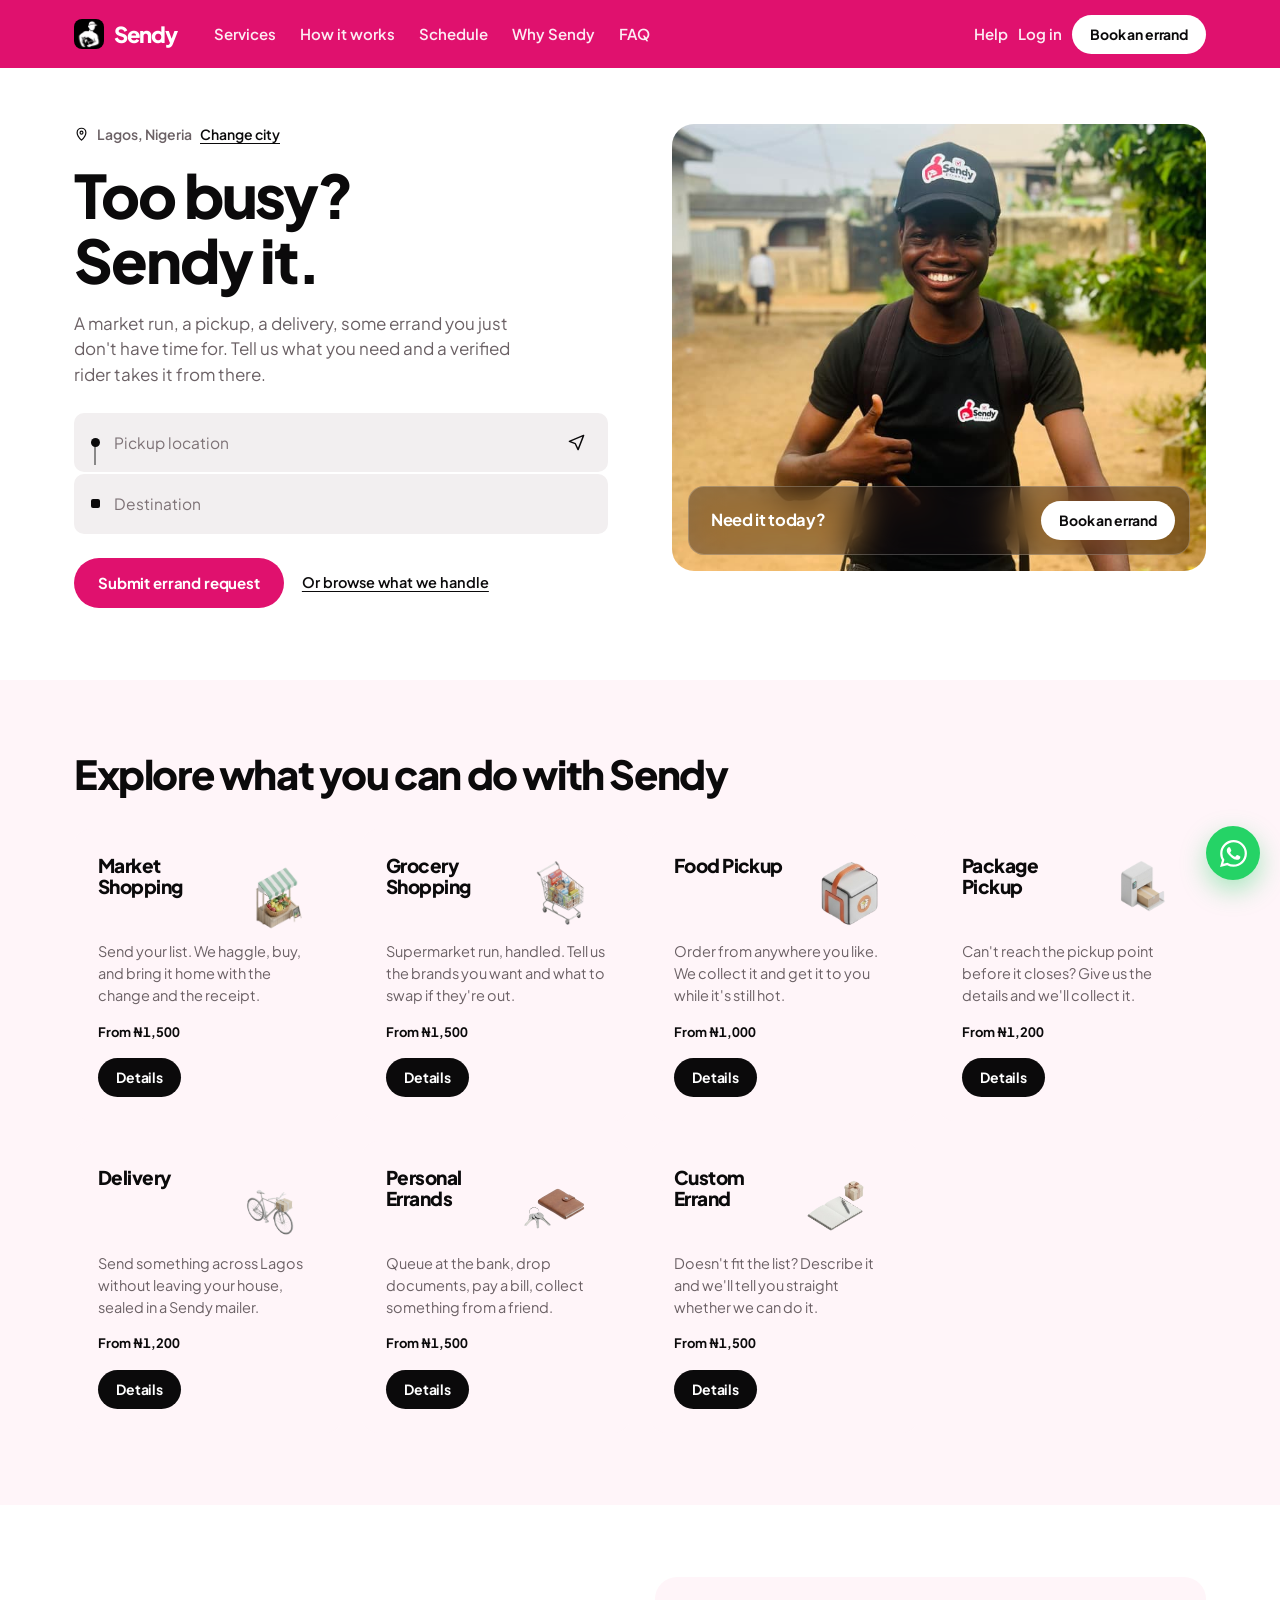
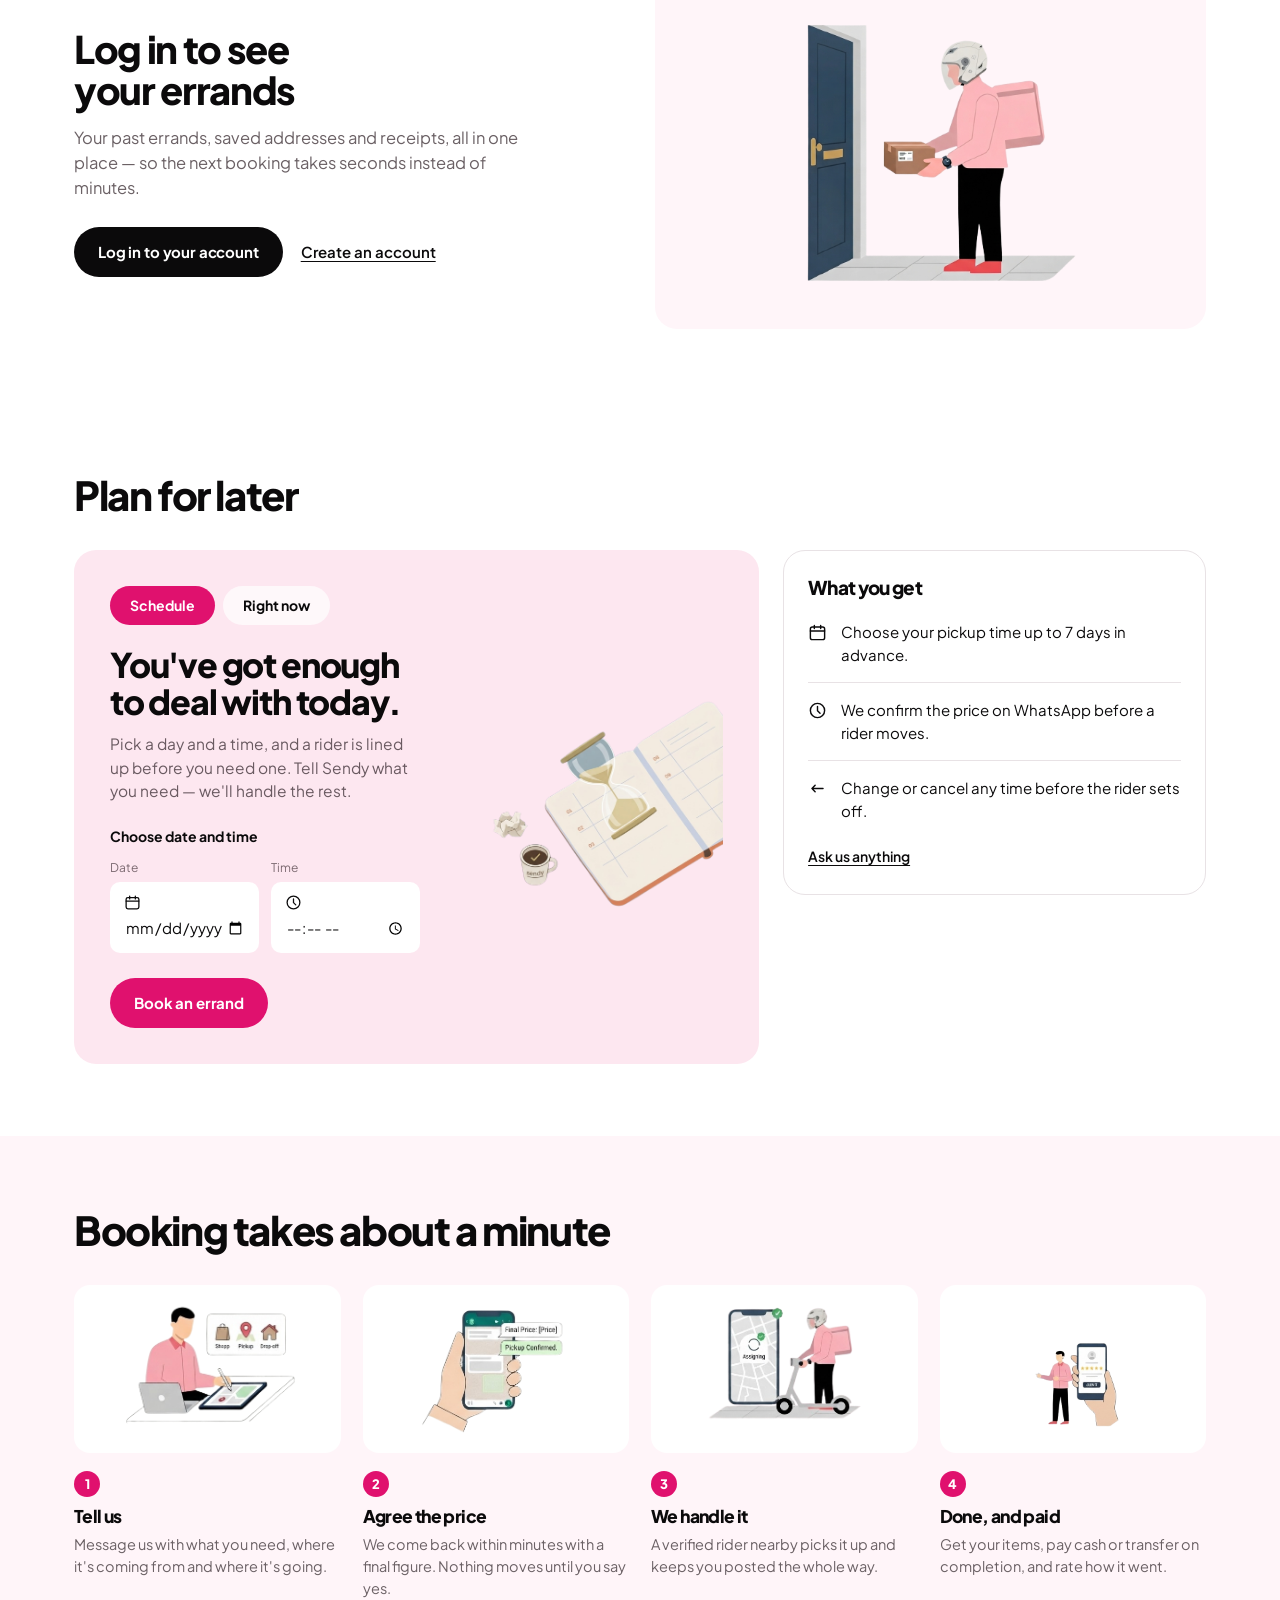
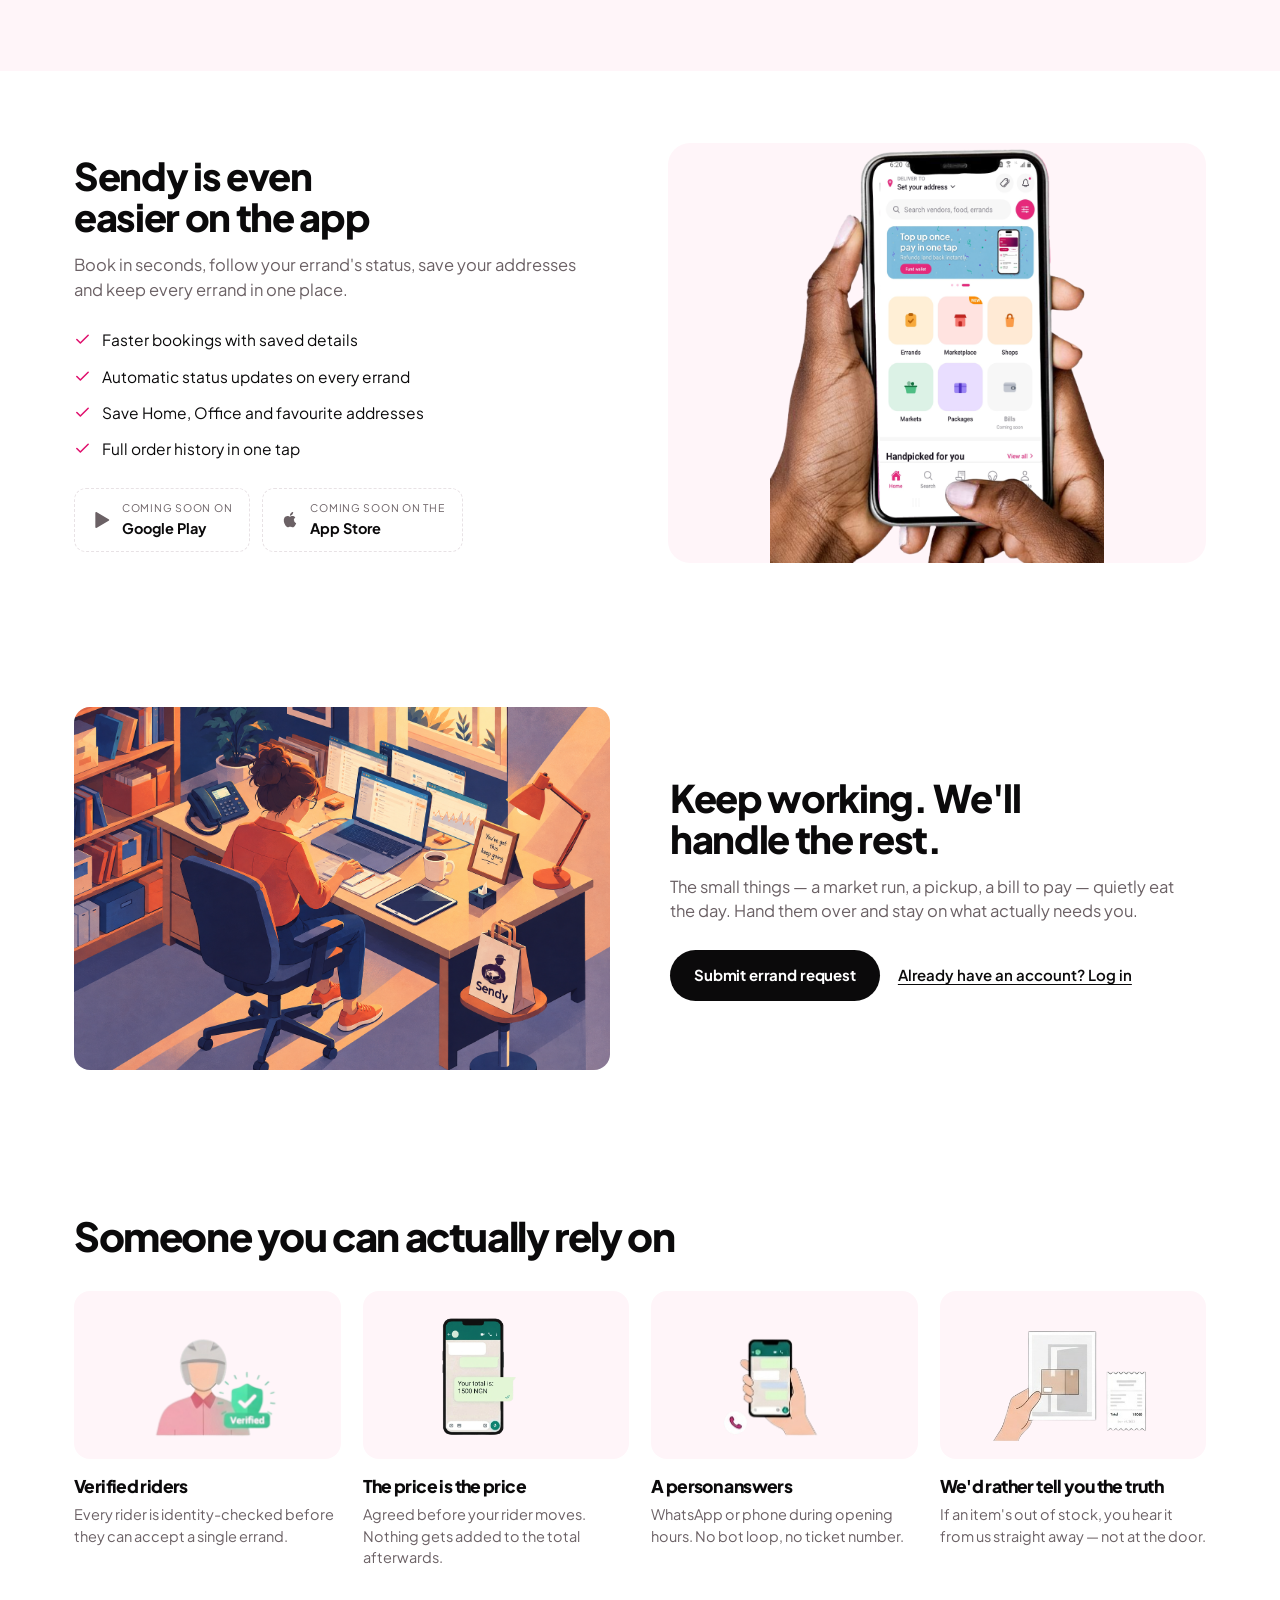
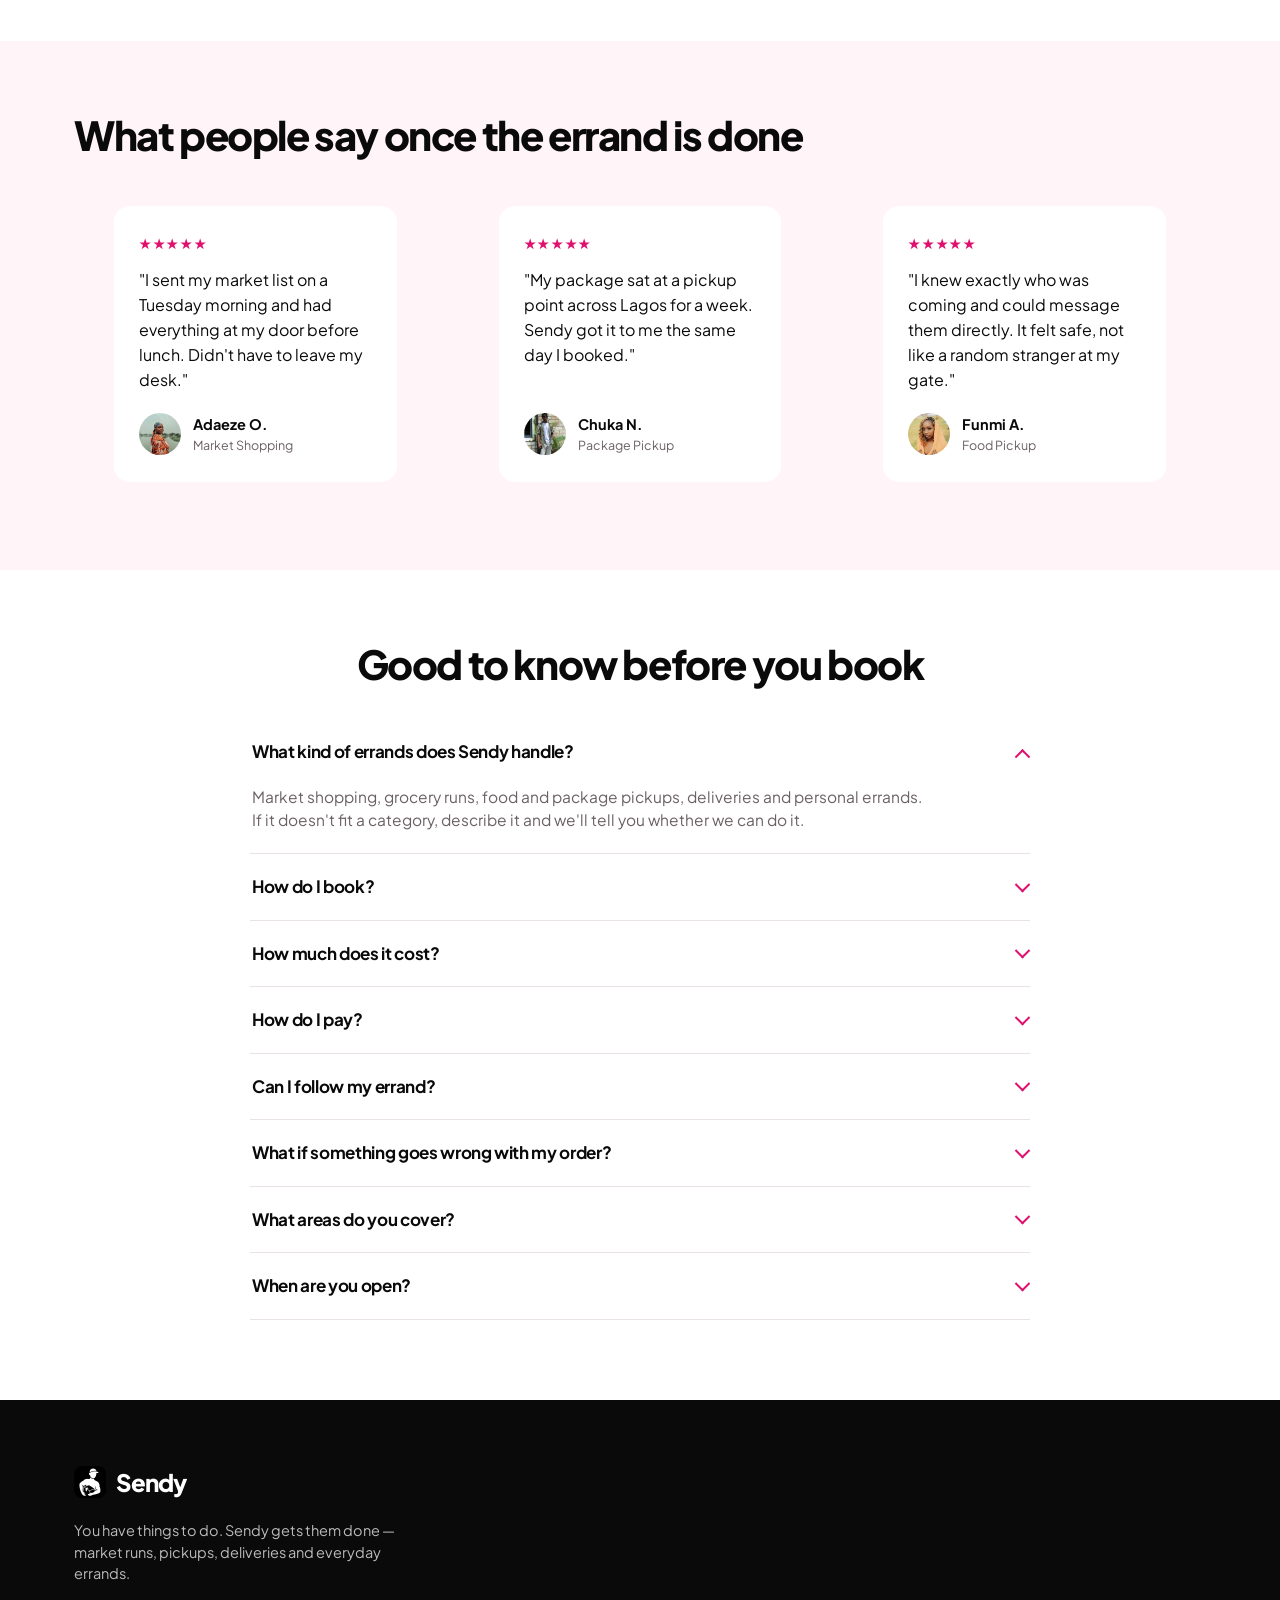
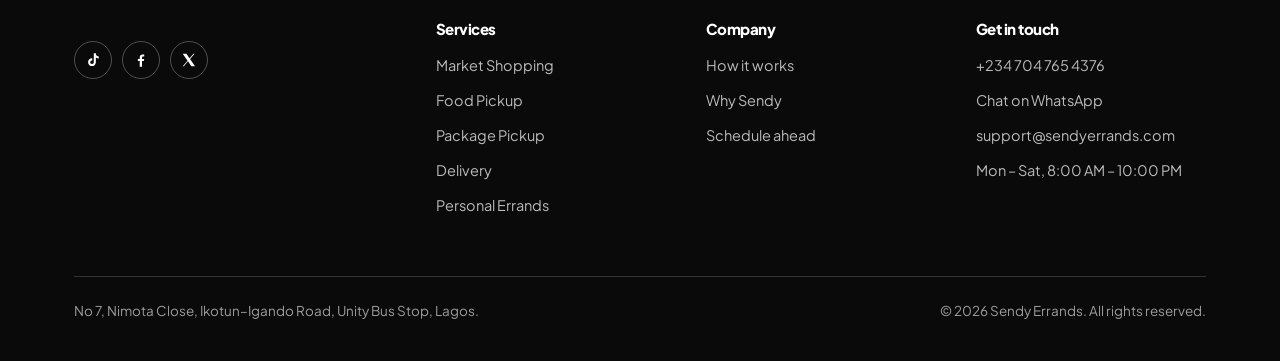
<file: public/index.html>
<!doctype html>
<html lang="en">
<head>
<meta charset="utf-8">
<meta name="viewport" content="width=device-width, initial-scale=1, viewport-fit=cover">

<title>Sendy Errands — We handle the errands, you handle life</title>
<meta name="description" content="Market runs, food and package pickups, deliveries and personal errands across Lagos. Tell Sendy what you need and a verified rider takes it from there.">
<meta name="theme-color" content="#E0116E">

<link rel="icon" href="img/logo-badge.png" type="image/png">
<link rel="preconnect" href="https://fonts.googleapis.com">
<link rel="preconnect" href="https://fonts.gstatic.com" crossorigin>
<link rel="stylesheet" href="https://fonts.googleapis.com/css2?family=Plus+Jakarta+Sans:wght@400;500;600;700;800&display=swap">
<link rel="stylesheet" href="styles.css">
</head>
<body>

<a href="#main" class="skip">Skip to content</a>

<!-- includes/header.php -->
<header class="nav">
  <div class="wrap nav__in">
    <a href="#top" class="nav__brand" id="top">
      <img src="img/logo-badge.png" alt="">
      Sendy
    </a>

    <nav class="nav__links" aria-label="Primary">
      <a href="#services">Services</a>
      <a href="#how">How it works</a>
      <a href="#plan">Schedule</a>
      <a href="#why">Why Sendy</a>
      <a href="#faq">FAQ</a>
    </nav>

    <div class="nav__right">
      <a href="tel:+2347047654376" class="nav__help">Help</a>
      <a href="#account" class="nav__help">Log in</a>
      <a href="https://wa.me/2347047654376?text=Hello%20Sendy%20%F0%9F%91%8B%0A%0AI%27d%20like%20to%20book%20an%20errand." target="_blank" rel="noopener" class="btn btn--white btn--sm">Book an errand</a>
      <button type="button" class="burger" id="burger" aria-label="Open menu" aria-expanded="false" aria-controls="mobile-nav">
        <span></span><span></span><span></span>
      </button>
    </div>
  </div>
</header>

<div class="mobile-nav" id="mobile-nav" data-open="false">
  <a href="#services">Services</a>
  <a href="#how">How it works</a>
  <a href="#plan">Schedule</a>
  <a href="#why">Why Sendy</a>
  <a href="#account">Log in</a>
  <a href="tel:+2347047654376">Call +234 704 765 4376</a>
  <a href="https://wa.me/2347047654376?text=Hello%20Sendy%20%F0%9F%91%8B" target="_blank" rel="noopener" class="btn btn--white">Book an errand</a>
</div>

<main id="main">

  <!-- ============================ HERO ============================ -->
  <section class="hero">
    <div class="wrap hero__grid">
      <div>
        <span class="hero__place">
          <svg width="15" height="15" viewBox="0 0 24 24" aria-hidden="true"><path d="M12 21s7-6.6 7-12a7 7 0 1 0-14 0c0 5.4 7 12 7 12Z" stroke="currentColor" stroke-width="1.9" fill="none" stroke-linecap="round" stroke-linejoin="round"/><circle cx="12" cy="9" r="2.3" stroke="currentColor" stroke-width="1.9" fill="none"/></svg>
          <!-- Rendered with the real default, not a spinner: the page is correct
               before the IP lookup returns, and stays correct if it never does. -->
          <span id="place">Lagos, Nigeria</span>
          <button type="button" class="hero__change" id="change-city">Change city</button>
          <select class="hero__city-select" id="city-select" aria-label="Choose your city" hidden>
            <option>Lagos, Nigeria</option>
            <option>Abuja, Nigeria</option>
            <option>Ibadan, Nigeria</option>
            <option>Port Harcourt, Nigeria</option>
            <option>Benin City, Nigeria</option>
            <option>Enugu, Nigeria</option>
            <option>Kano, Nigeria</option>
            <option>Abeokuta, Nigeria</option>
          </select>
        </span>

        <h1>Too busy? Sendy it.</h1>
        <p class="hero__lead">A market run, a pickup, a delivery, some errand you just don't have time for. Tell us what you need and a verified rider takes it from there.</p>

        <!-- GET, so pickup and drop-off arrive on the booking page as query
             params — the same shape book.php already accepts. -->
        <form class="route" action="book.html" method="get">
          <span class="route__link" aria-hidden="true"></span>

          <div class="route__row">
            <span class="route__marker route__marker--start" aria-hidden="true"><i></i></span>
            <label class="sr-only" for="pickup" hidden>Pickup location</label>
            <input id="pickup" name="pickup" type="text" placeholder="Pickup location" autocomplete="off">
            <button type="button" class="route__locate" aria-label="Use my current location">
              <svg width="19" height="19" viewBox="0 0 24 24" aria-hidden="true"><path d="M21 3 3 10.5l7.5 3L14 21l7-18Z" stroke="currentColor" stroke-width="1.8" fill="none" stroke-linecap="round" stroke-linejoin="round"/></svg>
            </button>
          </div>

          <div class="route__row">
            <span class="route__marker route__marker--end" aria-hidden="true"><i></i></span>
            <label class="sr-only" for="dropoff" hidden>Destination</label>
            <input id="dropoff" name="dropoff" type="text" placeholder="Destination" autocomplete="off">
          </div>

          <div class="hero__actions">
            <button type="submit" class="btn btn--pink">Submit errand request</button>
            <a href="#services" class="hero__note">Or browse what we handle</a>
          </div>
        </form>
      </div>

      <div class="hero__visual">
        <img src="img/hero-rider.jpg" alt="A Sendy rider on his bicycle, ready to run an errand" width="756" height="1008" loading="eager">

        <!-- Carried over from the reference: a floating prompt over the image.
             It earns its place — the one action the page most wants, sitting
             where the eye already is. -->
        <div class="glass">
          <strong>Need it today?</strong>
          <a href="https://wa.me/2347047654376?text=Hello%20Sendy%20%F0%9F%91%8B%0A%0AI%27d%20like%20to%20book%20an%20errand." target="_blank" rel="noopener" class="btn btn--white btn--sm">Book an errand</a>
        </div>
      </div>
    </div>
  </section>

  <!-- ========================== SERVICES ========================== -->
  <section class="sec sec--tint" id="services">
    <div class="wrap">
      <h2 class="sec__title">Explore what you can do with Sendy</h2>

      <div class="services">
        <article class="service">
          <div class="service__top">
            <h3>Market Shopping</h3>
            <span class="service__art"><img src="img/services/market-shopping.png" alt="" loading="lazy"></span>
          </div>
          <p>Send your list. We haggle, buy, and bring it home with the change and the receipt.</p>
          <span class="service__price">From ₦1,500</span>
          <a class="btn btn--dark btn--sm" href="services/market-shopping.html">Details</a>
        </article>

        <article class="service">
          <div class="service__top">
            <h3>Grocery Shopping</h3>
            <span class="service__art"><img src="img/services/grocery-shopping.png" alt="" loading="lazy"></span>
          </div>
          <p>Supermarket run, handled. Tell us the brands you want and what to swap if they're out.</p>
          <span class="service__price">From ₦1,500</span>
          <a class="btn btn--dark btn--sm" href="services/grocery-shopping.html">Details</a>
        </article>

        <article class="service">
          <div class="service__top">
            <h3>Food Pickup</h3>
            <span class="service__art"><img src="img/services/food-pickup.png" alt="" loading="lazy"></span>
          </div>
          <p>Order from anywhere you like. We collect it and get it to you while it's still hot.</p>
          <span class="service__price">From ₦1,000</span>
          <a class="btn btn--dark btn--sm" href="services/food-pickup.html">Details</a>
        </article>

        <article class="service">
          <div class="service__top">
            <h3>Package Pickup</h3>
            <span class="service__art"><img src="img/services/package-pickup.png" alt="" loading="lazy"></span>
          </div>
          <p>Can't reach the pickup point before it closes? Give us the details and we'll collect it.</p>
          <span class="service__price">From ₦1,200</span>
          <a class="btn btn--dark btn--sm" href="services/package-pickup.html">Details</a>
        </article>

        <article class="service">
          <div class="service__top">
            <h3>Delivery</h3>
            <span class="service__art"><img src="img/services/delivery.png" alt="" loading="lazy"></span>
          </div>
          <p>Send something across Lagos without leaving your house, sealed in a Sendy mailer.</p>
          <span class="service__price">From ₦1,200</span>
          <a class="btn btn--dark btn--sm" href="services/delivery.html">Details</a>
        </article>

        <article class="service">
          <div class="service__top">
            <h3>Personal Errands</h3>
            <span class="service__art"><img src="img/services/personal-errands.png" alt="" loading="lazy"></span>
          </div>
          <p>Queue at the bank, drop documents, pay a bill, collect something from a friend.</p>
          <span class="service__price">From ₦1,500</span>
          <a class="btn btn--dark btn--sm" href="services/personal-errands.html">Details</a>
        </article>

        <article class="service">
          <div class="service__top">
            <h3>Custom Errand</h3>
            <span class="service__art"><img src="img/services/custom-errand.png" alt="" loading="lazy"></span>
          </div>
          <p>Doesn't fit the list? Describe it and we'll tell you straight whether we can do it.</p>
          <span class="service__price">From ₦1,500</span>
          <a class="btn btn--dark btn--sm" href="services/custom-errand.html">Details</a>
        </article>
      </div>
    </div>
  </section>

  <!-- ========================== ACCOUNT =========================== -->
  <section class="sec" id="account">
    <div class="wrap account">
      <div>
        <h2>Log in to see your errands</h2>
        <p>Your past errands, saved addresses and receipts, all in one place — so the next booking takes seconds instead of minutes.</p>
        <div class="account__actions">
          <a class="btn btn--dark" href="#account">Log in to your account</a>
          <a class="account__link" href="#account">Create an account</a>
        </div>
      </div>
      <div class="account__art">
        <img src="img/ill/account.png" alt="A Sendy rider handing a package to a customer at their door" loading="lazy">
      </div>
    </div>
  </section>

  <!-- ===================== PLAN AHEAD BANNER ====================== -->
  <section class="sec" id="plan">
    <div class="wrap">
      <h2 class="sec__title">Plan for later</h2>

      <div class="plan">
        <div class="plan__panel">
          <div class="plan__copy">
            <div class="plan__tabs" role="tablist" aria-label="When do you need this?">
              <button class="plan__tab" role="tab" aria-selected="true" type="button">Schedule</button>
              <button class="plan__tab" role="tab" aria-selected="false" type="button">Right now</button>
            </div>

            <h2>You've got enough to deal with today.</h2>
            <p>Pick a day and a time, and a rider is lined up before you need one. Tell Sendy what you need — we'll handle the rest.</p>

            <div class="plan__label">Choose date and time</div>
            <div class="plan__fields">
              <label class="plan__field">
                <span>Date</span>
                <span class="plan__field-in">
                  <svg width="17" height="17" viewBox="0 0 24 24" aria-hidden="true"><rect x="3" y="5" width="18" height="16" rx="2.5" stroke="currentColor" stroke-width="1.8" fill="none"/><path d="M3 10h18M8 3v4M16 3v4" stroke="currentColor" stroke-width="1.8" stroke-linecap="round"/></svg>
                  <input type="date" id="plan-date" name="date" aria-label="Date">
                </span>
              </label>
              <label class="plan__field">
                <span>Time</span>
                <span class="plan__field-in">
                  <svg width="17" height="17" viewBox="0 0 24 24" aria-hidden="true"><circle cx="12" cy="12" r="9" stroke="currentColor" stroke-width="1.8" fill="none"/><path d="M12 7v5.2l3.2 3.2" stroke="currentColor" stroke-width="1.8" fill="none" stroke-linecap="round" stroke-linejoin="round"/></svg>
                  <input type="time" id="plan-time" name="time" aria-label="Time">
                </span>
              </label>
            </div>

            <a class="btn btn--pink" href="https://wa.me/2347047654376?text=I%27d%20like%20to%20schedule%20an%20errand" target="_blank" rel="noopener">Book an errand</a>
          </div>

          <div class="plan__art">
            <img src="img/ill/plan-time.png" alt="An open planner with an hourglass resting on it beside a Sendy mug" loading="lazy">
          </div>
        </div>

        <aside class="plan__side">
          <h3>What you get</h3>
          <ul>
            <li>
              <svg width="19" height="19" viewBox="0 0 24 24" aria-hidden="true"><rect x="3" y="5" width="18" height="16" rx="2.5" stroke="currentColor" stroke-width="1.8" fill="none"/><path d="M3 10h18M8 3v4M16 3v4" stroke="currentColor" stroke-width="1.8" stroke-linecap="round"/></svg>
              Choose your pickup time up to 7 days in advance.
            </li>
            <li>
              <svg width="19" height="19" viewBox="0 0 24 24" aria-hidden="true"><circle cx="12" cy="12" r="9" stroke="currentColor" stroke-width="1.8" fill="none"/><path d="M12 7v5.2l3.2 3.2" stroke="currentColor" stroke-width="1.8" fill="none" stroke-linecap="round" stroke-linejoin="round"/></svg>
              We confirm the price on WhatsApp before a rider moves.
            </li>
            <li>
              <svg width="19" height="19" viewBox="0 0 24 24" aria-hidden="true"><path d="M5 12h14M5 12l4-4M5 12l4 4" stroke="currentColor" stroke-width="1.8" fill="none" stroke-linecap="round" stroke-linejoin="round"/></svg>
              Change or cancel any time before the rider sets off.
            </li>
          </ul>
          <a class="plan__terms" href="https://wa.me/2347047654376" target="_blank" rel="noopener">Ask us anything</a>
        </aside>
      </div>
    </div>
  </section>

  <!-- ========================= HOW IT WORKS ======================= -->
  <section class="sec sec--tint" id="how">
    <div class="wrap">
      <h2 class="sec__title">Booking takes about a minute</h2>
      <div class="icards">
        <div class="icard">
          <div class="icard__plate"><img src="img/ill/s1-tell-us.png" alt="" loading="lazy"></div>
          <span class="icard__n">1</span>
          <h3>Tell us</h3>
          <p>Message us with what you need, where it's coming from and where it's going.</p>
        </div>
        <div class="icard">
          <div class="icard__plate"><img src="img/ill/s2-agree-price.png" alt="" loading="lazy"></div>
          <span class="icard__n">2</span>
          <h3>Agree the price</h3>
          <p>We come back within minutes with a final figure. Nothing moves until you say yes.</p>
        </div>
        <div class="icard">
          <div class="icard__plate"><img src="img/ill/s3-we-handle.png" alt="" loading="lazy"></div>
          <span class="icard__n">3</span>
          <h3>We handle it</h3>
          <p>A verified rider nearby picks it up and keeps you posted the whole way.</p>
        </div>
        <div class="icard">
          <div class="icard__plate"><img src="img/ill/s4-done.png" alt="" loading="lazy"></div>
          <span class="icard__n">4</span>
          <h3>Done, and paid</h3>
          <p>Get your items, pay cash or transfer on completion, and rate how it went.</p>
        </div>
      </div>
    </div>
  </section>

  <!-- ============================ APP ============================= -->
  <section class="sec" id="app">
    <div class="wrap app">
      <div>
        <h2>Sendy is even easier on the app</h2>
        <p>Book in seconds, follow your errand's status, save your addresses and keep every errand in one place.</p>
        <ul class="app__list">
          <li><svg width="17" height="17" viewBox="0 0 24 24" aria-hidden="true"><path d="M4 12l5 5L20 6" stroke="currentColor" stroke-width="2.2" fill="none" stroke-linecap="round" stroke-linejoin="round"/></svg> Faster bookings with saved details</li>
          <li><svg width="17" height="17" viewBox="0 0 24 24" aria-hidden="true"><path d="M4 12l5 5L20 6" stroke="currentColor" stroke-width="2.2" fill="none" stroke-linecap="round" stroke-linejoin="round"/></svg> Automatic status updates on every errand</li>
          <li><svg width="17" height="17" viewBox="0 0 24 24" aria-hidden="true"><path d="M4 12l5 5L20 6" stroke="currentColor" stroke-width="2.2" fill="none" stroke-linecap="round" stroke-linejoin="round"/></svg> Save Home, Office and favourite addresses</li>
          <li><svg width="17" height="17" viewBox="0 0 24 24" aria-hidden="true"><path d="M4 12l5 5L20 6" stroke="currentColor" stroke-width="2.2" fill="none" stroke-linecap="round" stroke-linejoin="round"/></svg> Full order history in one tap</li>
        </ul>
        <div class="app__stores">
          <span class="store-tag">
            <svg width="20" height="20" viewBox="0 0 24 24" aria-hidden="true"><path d="M4 3.6c0-.9 1-1.5 1.8-1L20 11a1.1 1.1 0 0 1 0 2L5.8 21.4c-.8.5-1.8-.1-1.8-1V3.6Z" fill="currentColor"/></svg>
            <span><small>Coming soon on</small><b>Google Play</b></span>
          </span>
          <span class="store-tag">
            <svg width="20" height="20" viewBox="0 0 24 24" aria-hidden="true"><path d="M16.5 12.3c0-2.2 1.8-3.3 1.9-3.4-1-1.5-2.6-1.7-3.2-1.7-1.4-.1-2.6.8-3.3.8-.7 0-1.8-.8-2.9-.8-1.5 0-2.9.9-3.7 2.2-1.6 2.7-.4 6.8 1.1 9 .8 1.1 1.7 2.3 2.9 2.3 1.1 0 1.6-.7 3-.7s1.8.7 3 .7c1.2 0 2-1.1 2.8-2.2.9-1.3 1.2-2.5 1.3-2.6-.1 0-2.5-1-2.5-3.6ZM14.8 5.5c.6-.8 1.1-1.9 1-3-1 0-2.1.6-2.8 1.4-.6.7-1.1 1.8-1 2.9 1.1.1 2.1-.5 2.8-1.3Z" fill="currentColor"/></svg>
            <span><small>Coming soon on the</small><b>App Store</b></span>
          </span>
        </div>
      </div>
      <div class="app__art">
        <img src="img/ill/app-phone.png" alt="The Sendy app open on a phone, showing errands, marketplace and package options" loading="lazy">
      </div>
    </div>
  </section>

  <!-- ========================= TIME BACK ========================== -->
  <section class="sec">
    <div class="wrap feature">
      <div class="feature__art">
        <img src="img/plan-ahead.png" alt="Someone working at their desk while a Sendy bag waits beside them" loading="lazy">
      </div>
      <div>
        <h2>Keep working. We'll handle the rest.</h2>
        <p>The small things — a market run, a pickup, a bill to pay — quietly eat the day. Hand them over and stay on what actually needs you.</p>
        <div class="feature__actions">
          <a class="btn btn--dark" href="book.html">Submit errand request</a>
          <a class="feature__link" href="#account">Already have an account? Log in</a>
        </div>
      </div>
    </div>
  </section>

  <!-- =========================== TRUST ============================ -->
  <section class="sec" id="why">
    <div class="wrap">
      <h2 class="sec__title">Someone you can actually rely on</h2>
      <div class="icards">
        <div class="icard">
          <div class="icard__plate"><img src="img/ill/t-verified.png" alt="" loading="lazy"></div>
          <h3>Verified riders</h3>
          <p>Every rider is identity-checked before they can accept a single errand.</p>
        </div>
        <div class="icard">
          <div class="icard__plate"><img src="img/ill/t-price.png" alt="" loading="lazy"></div>
          <h3>The price is the price</h3>
          <p>Agreed before your rider moves. Nothing gets added to the total afterwards.</p>
        </div>
        <div class="icard">
          <div class="icard__plate"><img src="img/ill/t-person.png" alt="" loading="lazy"></div>
          <h3>A person answers</h3>
          <p>WhatsApp or phone during opening hours. No bot loop, no ticket number.</p>
        </div>
        <div class="icard">
          <div class="icard__plate"><img src="img/ill/t-truth.png" alt="" loading="lazy"></div>
          <h3>We'd rather tell you the truth</h3>
          <p>If an item's out of stock, you hear it from us straight away — not at the door.</p>
        </div>
      </div>
    </div>
  </section>

  <!-- ====================== CUSTOMER STORIES ====================== -->
  <section class="sec sec--tint" id="stories">
    <div class="wrap">
      <h2 class="sec__title">What people say once the errand is done</h2>
      <div class="stories">
        <figure class="story">
          <div class="story__stars" aria-label="Rated 5 out of 5">★★★★★</div>
          <blockquote>"I sent my market list on a Tuesday morning and had everything at my door before lunch. Didn't have to leave my desk."</blockquote>
          <figcaption class="story__who">
            <img class="story__av" src="img/people/adaeze-o.jpg" alt="" loading="lazy" width="42" height="42">
            <div><b>Adaeze O.</b><span>Market Shopping</span></div>
          </figcaption>
        </figure>
        <figure class="story">
          <div class="story__stars" aria-label="Rated 5 out of 5">★★★★★</div>
          <blockquote>"My package sat at a pickup point across Lagos for a week. Sendy got it to me the same day I booked."</blockquote>
          <figcaption class="story__who">
            <img class="story__av" src="img/people/chuka-n.jpg" alt="" loading="lazy" width="42" height="42">
            <div><b>Chuka N.</b><span>Package Pickup</span></div>
          </figcaption>
        </figure>
        <figure class="story">
          <div class="story__stars" aria-label="Rated 5 out of 5">★★★★★</div>
          <blockquote>"I knew exactly who was coming and could message them directly. It felt safe, not like a random stranger at my gate."</blockquote>
          <figcaption class="story__who">
            <img class="story__av" src="img/people/funmi-a.jpg" alt="" loading="lazy" width="42" height="42">
            <div><b>Funmi A.</b><span>Food Pickup</span></div>
          </figcaption>
        </figure>
      </div>
    </div>
  </section>

  <!-- ============================ FAQ ============================= -->
  <section class="sec" id="faq">
    <div class="wrap">
      <h2 class="sec__title" style="text-align:center;">Good to know before you book</h2>
      <div class="faq">
        <details open>
          <summary>What kind of errands does Sendy handle?</summary>
          <p>Market shopping, grocery runs, food and package pickups, deliveries and personal errands. If it doesn't fit a category, describe it and we'll tell you whether we can do it.</p>
        </details>
        <details>
          <summary>How do I book?</summary>
          <p>Message us on WhatsApp, or call. Tell us what you need, where it's coming from and where it's going. There's no account to create and nothing to install.</p>
        </details>
        <details>
          <summary>How much does it cost?</summary>
          <p>Errands start from ₦1,000 to ₦1,500 depending on the type, then vary with distance and what's involved. We confirm the exact figure with you before a rider moves.</p>
        </details>
        <details>
          <summary>How do I pay?</summary>
          <p>Cash or bank transfer, arranged directly with us once your rider is on the way.</p>
        </details>
        <details>
          <summary>Can I follow my errand?</summary>
          <p>Yes. Every errand gets a reference and a clear status, and we message you as it moves — including if something goes wrong.</p>
        </details>
        <details>
          <summary>What if something goes wrong with my order?</summary>
          <p>Reach us on WhatsApp or by phone and a real person will sort it out, refund requests included.</p>
        </details>
        <details>
          <summary>What areas do you cover?</summary>
          <p>We're based in Ikotun-Igando and cover a growing part of Lagos. Ask us and we'll confirm whether we reach you before you commit.</p>
        </details>
        <details>
          <summary>When are you open?</summary>
          <p>Monday to Saturday, 8:00 AM to 10:00 PM. Messages sent outside those hours get answered when we open.</p>
        </details>
      </div>
    </div>
  </section>

</main>

<!-- includes/footer.php -->
<footer class="foot">
  <div class="wrap">
    <a href="#top" class="foot__brand"><img src="img/logo-badge.png" alt="">Sendy</a>
    <p class="foot__about">You have things to do. Sendy gets them done — market runs, pickups, deliveries and everyday errands.</p>

    <div class="foot__grid">
      <div>
        <div class="foot__socials">
          <a href="https://www.tiktok.com/@sendyerrands" target="_blank" rel="noopener" aria-label="TikTok"><svg width="16" height="16" viewBox="0 0 24 24" aria-hidden="true"><path fill="currentColor" d="M16.3 2h-3.1v13.3a2.7 2.7 0 1 1-2.3-2.67v-3.15A5.85 5.85 0 1 0 16.3 15.1V8.3a7.4 7.4 0 0 0 4.4 1.44V6.6a4.3 4.3 0 0 1-4.4-4.6Z"/></svg></a>
          <a href="https://www.facebook.com/profile.php?id=100064867516467" target="_blank" rel="noopener" aria-label="Facebook"><svg width="16" height="16" viewBox="0 0 24 24" aria-hidden="true"><path fill="currentColor" d="M13.5 22v-8.4h2.8l.42-3.26H13.5V8.24c0-.94.26-1.58 1.6-1.58h1.72V3.74A23 23 0 0 0 14.3 3.6c-2.5 0-4.2 1.52-4.2 4.32v2.42H7.28v3.26h2.82V22h3.4Z"/></svg></a>
          <a href="https://x.com/Sendyerrands" target="_blank" rel="noopener" aria-label="X"><svg width="16" height="16" viewBox="0 0 24 24" aria-hidden="true"><path fill="currentColor" d="M13.53 10.4 20.4 2.5h-1.63l-5.96 6.86L8.06 2.5H2.6l7.2 10.48-7.2 8.3h1.63l6.3-7.24 5.03 7.24h5.44l-7.47-10.88Z"/></svg></a>
        </div>
      </div>

      <div>
        <h4>Services</h4>
        <ul>
          <li><a href="#services">Market Shopping</a></li>
          <li><a href="#services">Food Pickup</a></li>
          <li><a href="#services">Package Pickup</a></li>
          <li><a href="#services">Delivery</a></li>
          <li><a href="#services">Personal Errands</a></li>
        </ul>
      </div>

      <div>
        <h4>Company</h4>
        <ul>
          <li><a href="#how">How it works</a></li>
          <li><a href="#why">Why Sendy</a></li>
          <li><a href="#plan">Schedule ahead</a></li>
        </ul>
      </div>

      <div>
        <h4>Get in touch</h4>
        <ul>
          <li><a href="tel:+2347047654376">+234 704 765 4376</a></li>
          <li><a href="https://wa.me/2347047654376" target="_blank" rel="noopener">Chat on WhatsApp</a></li>
          <li><a href="mailto:support@sendyerrands.com">support@sendyerrands.com</a></li>
          <li><span>Mon – Sat, 8:00 AM – 10:00 PM</span></li>
        </ul>
      </div>
    </div>

    <div class="foot__base">
      <span>No 7, Nimota Close, Ikotun–Igando Road, Unity Bus Stop, Lagos.</span>
      <span>© 2026 Sendy Errands. All rights reserved.</span>
    </div>
  </div>
</footer>

<a class="wa" href="https://wa.me/2347047654376?text=Hello%20Sendy%20%F0%9F%91%8B" target="_blank" rel="noopener" aria-label="Chat with Sendy on WhatsApp">
  <svg width="27" height="27" viewBox="0 0 24 24" aria-hidden="true"><path fill="currentColor" d="M17.47 14.38c-.3-.15-1.76-.87-2.03-.97-.27-.1-.47-.15-.67.15-.2.3-.77.97-.94 1.16-.17.2-.35.22-.64.08-.3-.15-1.26-.47-2.39-1.48-.88-.79-1.48-1.76-1.65-2.06-.17-.3-.02-.46.13-.6.13-.14.3-.35.45-.52.15-.18.2-.3.3-.5.1-.2.05-.37-.03-.52-.07-.15-.67-1.61-.91-2.2-.24-.58-.49-.5-.67-.51h-.57c-.2 0-.52.07-.8.37-.27.3-1.04 1.02-1.04 2.48 0 1.46 1.07 2.87 1.22 3.07.15.2 2.1 3.2 5.08 4.49.7.3 1.26.49 1.69.62.71.23 1.36.2 1.87.12.57-.09 1.76-.72 2-1.41.25-.7.25-1.29.18-1.42-.08-.12-.28-.2-.58-.34"/><path fill="currentColor" d="M12.05 21.79h-.01a9.87 9.87 0 0 1-5.03-1.38l-.36-.21-3.74.98 1-3.65-.24-.37a9.86 9.86 0 0 1-1.51-5.26C2.16 6.45 6.6 2.01 12.05 2.01c2.64 0 5.12 1.03 6.99 2.9a9.83 9.83 0 0 1 2.89 6.99c0 5.45-4.43 9.89-9.88 9.89m8.41-18.3A11.82 11.82 0 0 0 12.05.01C5.5.01.16 5.35.16 11.9c0 2.1.55 4.15 1.59 5.95L.06 24l6.3-1.65a11.88 11.88 0 0 0 5.69 1.45c6.55 0 11.89-5.34 11.89-11.9a11.82 11.82 0 0 0-3.48-8.41Z"/></svg>
</a>

<script>
// Mobile menu.
(function () {
  var burger = document.getElementById('burger');
  var menu = document.getElementById('mobile-nav');
  if (!burger || !menu) return;
  function setOpen(open) {
    menu.setAttribute('data-open', open ? 'true' : 'false');
    burger.setAttribute('aria-expanded', open ? 'true' : 'false');
    burger.setAttribute('aria-label', open ? 'Close menu' : 'Open menu');
  }
  burger.addEventListener('click', function () { setOpen(menu.getAttribute('data-open') !== 'true'); });
  menu.addEventListener('click', function (e) { if (e.target.closest('a')) setOpen(false); });
  document.addEventListener('keydown', function (e) { if (e.key === 'Escape') setOpen(false); });
})();

// City. The default is already in the markup, so the page is correct before
// anything below runs and stays correct if all of it fails.
//
// Order of authority: a city the visitor picked beats an IP guess, always. IP
// geolocation reports where the connection appears to be, which for anyone on
// a VPN is the VPN's city — so it is a helpful default, never a verdict.
(function () {
  var el = document.getElementById('place');
  var btn = document.getElementById('change-city');
  var sel = document.getElementById('city-select');
  if (!el || !btn || !sel) return;

  var KEY = 'sendy-city';
  var read = function () { try { return localStorage.getItem(KEY); } catch (e) { return null; } };
  var write = function (v) { try { localStorage.setItem(KEY, v); } catch (e) {} };

  function show(open) {
    sel.hidden = !open;
    btn.hidden = open;
    el.hidden = open;
    if (open) sel.focus();
  }

  var chosen = read();
  if (chosen) el.textContent = chosen;

  btn.addEventListener('click', function () {
    sel.value = el.textContent.trim();
    show(true);
  });
  sel.addEventListener('change', function () {
    el.textContent = sel.value;
    write(sel.value);
    show(false);
  });
  sel.addEventListener('blur', function () { show(false); });

  // Best-effort, and only when the visitor has not already chosen. Any failure
  // — offline, blocked, rate-limited, adblocker — leaves the default standing.
  if (chosen) return;
  fetch('https://get.geojs.io/v1/ip/geo.json')
    .then(function (r) { return r.ok ? r.json() : null; })
    .then(function (d) {
      if (!d || !d.city) return;
      el.textContent = d.country ? d.city + ', ' + d.country : d.city;
    })
    .catch(function () {});
})();

// Schedule / Right now tabs. Visual state only in this demo — the real page
// would swap the date fields for an "as soon as possible" note.
(function () {
  var tabs = Array.prototype.slice.call(document.querySelectorAll('.plan__tab'));
  tabs.forEach(function (tab) {
    tab.addEventListener('click', function () {
      tabs.forEach(function (t) { t.setAttribute('aria-selected', String(t === tab)); });
    });
  });
})();
</script>

</body>
</html>
</file>
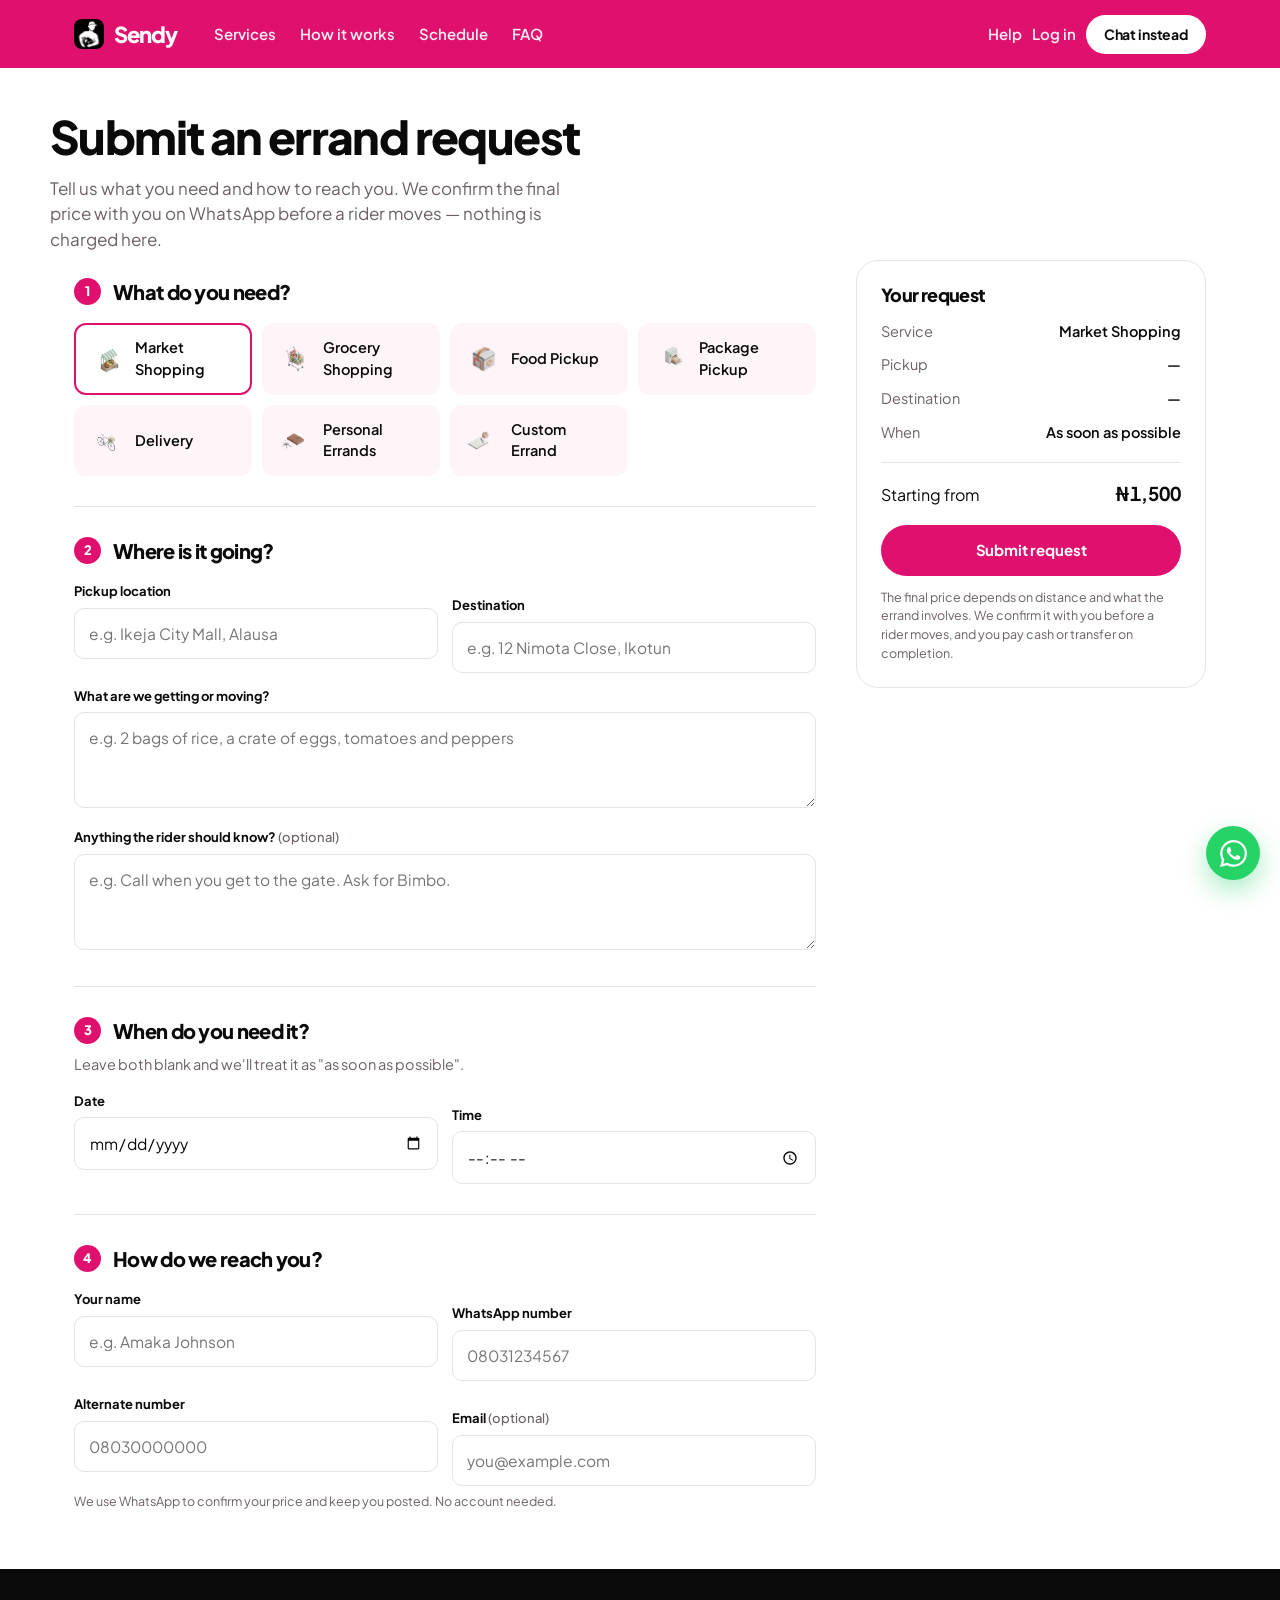
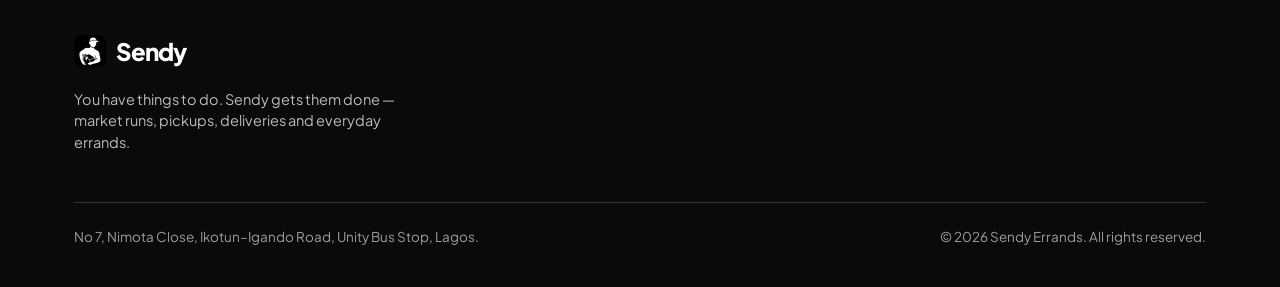
<file: public/book.html>
<!doctype html>
<html lang="en">
<head>
<meta charset="utf-8">
<meta name="viewport" content="width=device-width, initial-scale=1, viewport-fit=cover">

<title>Book an errand | Sendy Errands</title>
<meta name="description" content="Tell Sendy what you need, where it is coming from and where it is going. We confirm the price on WhatsApp before a rider moves.">
<meta name="theme-color" content="#E0116E">
<meta name="robots" content="noindex">

<link rel="icon" href="img/logo-badge.png" type="image/png">
<link rel="preconnect" href="https://fonts.googleapis.com">
<link rel="preconnect" href="https://fonts.gstatic.com" crossorigin>
<link rel="stylesheet" href="https://fonts.googleapis.com/css2?family=Plus+Jakarta+Sans:wght@400;500;600;700;800&display=swap">
<link rel="stylesheet" href="styles.css">
</head>
<body>

<a href="#main" class="skip">Skip to content</a>

<header class="nav">
  <div class="wrap nav__in">
    <a href="index.html" class="nav__brand"><img src="img/logo-badge.png" alt="">Sendy</a>
    <nav class="nav__links" aria-label="Primary">
      <a href="index.html#services">Services</a>
      <a href="index.html#how">How it works</a>
      <a href="index.html#plan">Schedule</a>
      <a href="index.html#faq">FAQ</a>
    </nav>
    <div class="nav__right">
      <a href="tel:+2347047654376" class="nav__help">Help</a>
      <a href="index.html#account" class="nav__help">Log in</a>
      <a href="https://wa.me/2347047654376" target="_blank" rel="noopener" class="btn btn--white btn--sm">Chat instead</a>
      <button type="button" class="burger" id="burger" aria-label="Open menu" aria-expanded="false" aria-controls="mobile-nav"><span></span><span></span><span></span></button>
    </div>
  </div>
</header>

<div class="mobile-nav" id="mobile-nav" data-open="false">
  <a href="index.html#services">Services</a>
  <a href="index.html#how">How it works</a>
  <a href="index.html#plan">Schedule</a>
  <a href="index.html#faq">FAQ</a>
  <a href="tel:+2347047654376">Call +234 704 765 4376</a>
  <a href="https://wa.me/2347047654376" target="_blank" rel="noopener" class="btn btn--white">Chat instead</a>
</div>

<main id="main">

  <div class="wrap book-head">
    <h1>Submit an errand request</h1>
    <p>Tell us what you need and how to reach you. We confirm the final price with you on WhatsApp before a rider moves — nothing is charged here.</p>
  </div>

  <div class="wrap book-grid">

    <!-- The form is inert in this demo. Field names match book.php exactly, so
         wiring it up is a matter of pointing the action at the real endpoint. -->
    <form id="book-form" novalidate>

      <section class="book-step">
        <div class="book-step__head"><span class="book-step__n">1</span><h2>What do you need?</h2></div>
        <div class="pick" id="pick">
          <label><input type="radio" name="service" value="market-shopping" data-name="Market Shopping" data-from="1500" checked><img src="img/services/market-shopping.png" alt="">Market Shopping</label>
          <label><input type="radio" name="service" value="grocery-shopping" data-name="Grocery Shopping" data-from="1500"><img src="img/services/grocery-shopping.png" alt="">Grocery Shopping</label>
          <label><input type="radio" name="service" value="food-pickup" data-name="Food Pickup" data-from="1000"><img src="img/services/food-pickup.png" alt="">Food Pickup</label>
          <label><input type="radio" name="service" value="package-pickup" data-name="Package Pickup" data-from="1200"><img src="img/services/package-pickup.png" alt="">Package Pickup</label>
          <label><input type="radio" name="service" value="delivery" data-name="Delivery" data-from="1200"><img src="img/services/delivery.png" alt="">Delivery</label>
          <label><input type="radio" name="service" value="personal-errands" data-name="Personal Errands" data-from="1500"><img src="img/services/personal-errands.png" alt="">Personal Errands</label>
          <label><input type="radio" name="service" value="custom-errand" data-name="Custom Errand" data-from="1500"><img src="img/services/custom-errand.png" alt="">Custom Errand</label>
        </div>
      </section>

      <section class="book-step">
        <div class="book-step__head"><span class="book-step__n">2</span><h2>Where is it going?</h2></div>
        <div class="frow">
          <label class="fld"><span>Pickup location</span><input type="text" id="pickup" name="pickup" placeholder="e.g. Ikeja City Mall, Alausa"></label>
          <label class="fld"><span>Destination</span><input type="text" id="dropoff" name="dropoff" placeholder="e.g. 12 Nimota Close, Ikotun"></label>
        </div>
        <label class="fld"><span>What are we getting or moving?</span><textarea id="item_description" name="item_description" placeholder="e.g. 2 bags of rice, a crate of eggs, tomatoes and peppers"></textarea></label>
        <label class="fld"><span>Anything the rider should know? <em style="font-weight:500; color:var(--muted); font-style:normal;">(optional)</em></span><textarea id="instructions" name="instructions" placeholder="e.g. Call when you get to the gate. Ask for Bimbo."></textarea></label>
      </section>

      <section class="book-step">
        <div class="book-step__head"><span class="book-step__n">3</span><h2>When do you need it?</h2></div>
        <p class="book-step__hint">Leave both blank and we'll treat it as "as soon as possible".</p>
        <div class="frow">
          <label class="fld"><span>Date</span><input type="date" id="date" name="date"></label>
          <label class="fld"><span>Time</span><input type="time" id="time" name="time"></label>
        </div>
      </section>

      <section class="book-step">
        <div class="book-step__head"><span class="book-step__n">4</span><h2>How do we reach you?</h2></div>
        <div class="frow">
          <label class="fld"><span>Your name</span><input type="text" id="name" name="name" placeholder="e.g. Amaka Johnson"></label>
          <label class="fld"><span>WhatsApp number</span><input type="tel" id="phone" name="phone" placeholder="08031234567"></label>
        </div>
        <div class="frow">
          <label class="fld"><span>Alternate number</span><input type="tel" id="alt_phone" name="alt_phone" placeholder="08030000000"></label>
          <label class="fld"><span>Email <em style="font-weight:500; color:var(--muted); font-style:normal;">(optional)</em></span><input type="email" id="email" name="email" placeholder="you@example.com"></label>
        </div>
        <p class="fld__note">We use WhatsApp to confirm your price and keep you posted. No account needed.</p>
      </section>
    </form>

    <aside class="summary" aria-label="Your request">
      <h3>Your request</h3>
      <dl>
        <div class="row"><dt>Service</dt><dd id="s-service">Market Shopping</dd></div>
        <div class="row"><dt>Pickup</dt><dd id="s-pickup">—</dd></div>
        <div class="row"><dt>Destination</dt><dd id="s-dropoff">—</dd></div>
        <div class="row"><dt>When</dt><dd id="s-when">As soon as possible</dd></div>
      </dl>

      <div class="summary__total">
        <span>Starting from</span>
        <b id="s-price">₦1,500</b>
      </div>

      <button type="submit" form="book-form" class="btn btn--pink btn--block">Submit request</button>
      <p class="summary__fine">The final price depends on distance and what the errand involves. We confirm it with you before a rider moves, and you pay cash or transfer on completion.</p>

      <div class="book-done" id="book-done" role="status">
        <b>This is a design demo</b>
        <p>Nothing was submitted. Once approved, this form posts to the live booking flow — the field names already match it.</p>
      </div>
    </aside>

  </div>

</main>

<footer class="foot">
  <div class="wrap">
    <a href="index.html" class="foot__brand"><img src="img/logo-badge.png" alt="">Sendy</a>
    <p class="foot__about">You have things to do. Sendy gets them done — market runs, pickups, deliveries and everyday errands.</p>
    <div class="foot__base">
      <span>No 7, Nimota Close, Ikotun–Igando Road, Unity Bus Stop, Lagos.</span>
      <span>© 2026 Sendy Errands. All rights reserved.</span>
    </div>
  </div>
</footer>

<a class="wa" href="https://wa.me/2347047654376" target="_blank" rel="noopener" aria-label="Chat with Sendy on WhatsApp">
  <svg width="27" height="27" viewBox="0 0 24 24" aria-hidden="true"><path fill="currentColor" d="M17.47 14.38c-.3-.15-1.76-.87-2.03-.97-.27-.1-.47-.15-.67.15-.2.3-.77.97-.94 1.16-.17.2-.35.22-.64.08-.3-.15-1.26-.47-2.39-1.48-.88-.79-1.48-1.76-1.65-2.06-.17-.3-.02-.46.13-.6.13-.14.3-.35.45-.52.15-.18.2-.3.3-.5.1-.2.05-.37-.03-.52-.07-.15-.67-1.61-.91-2.2-.24-.58-.49-.5-.67-.51h-.57c-.2 0-.52.07-.8.37-.27.3-1.04 1.02-1.04 2.48 0 1.46 1.07 2.87 1.22 3.07.15.2 2.1 3.2 5.08 4.49.7.3 1.26.49 1.69.62.71.23 1.36.2 1.87.12.57-.09 1.76-.72 2-1.41.25-.7.25-1.29.18-1.42-.08-.12-.28-.2-.58-.34"/><path fill="currentColor" d="M12.05 21.79h-.01a9.87 9.87 0 0 1-5.03-1.38l-.36-.21-3.74.98 1-3.65-.24-.37a9.86 9.86 0 0 1-1.51-5.26C2.16 6.45 6.6 2.01 12.05 2.01c2.64 0 5.12 1.03 6.99 2.9a9.83 9.83 0 0 1 2.89 6.99c0 5.45-4.43 9.89-9.88 9.89m8.41-18.3A11.82 11.82 0 0 0 12.05.01C5.5.01.16 5.35.16 11.9c0 2.1.55 4.15 1.59 5.95L.06 24l6.3-1.65a11.88 11.88 0 0 0 5.69 1.45c6.55 0 11.89-5.34 11.89-11.9a11.82 11.82 0 0 0-3.48-8.41Z"/></svg>
</a>

<script>
(function () {
  var burger = document.getElementById('burger');
  var menu = document.getElementById('mobile-nav');
  if (burger && menu) {
    var setOpen = function (open) {
      menu.setAttribute('data-open', open ? 'true' : 'false');
      burger.setAttribute('aria-expanded', open ? 'true' : 'false');
    };
    burger.addEventListener('click', function () { setOpen(menu.getAttribute('data-open') !== 'true'); });
    menu.addEventListener('click', function (e) { if (e.target.closest('a')) setOpen(false); });
  }
})();

(function () {
  var form = document.getElementById('book-form');
  if (!form) return;

  var naira = function (n) { return '₦' + Number(n).toLocaleString('en-NG'); };

  /* Prefilled from the query string, so the hero's pickup and drop-off carry
     straight through — the same params book.php already reads. */
  var q = new URLSearchParams(location.search);
  ['pickup', 'dropoff', 'name', 'phone', 'email'].forEach(function (k) {
    var el = document.getElementById(k);
    if (el && q.get(k)) el.value = q.get(k);
  });
  var svc = q.get('service');
  if (svc) {
    var radio = form.querySelector('input[name="service"][value="' + CSS.escape(svc) + '"]');
    if (radio) radio.checked = true;
  }

  function when() {
    var d = document.getElementById('date').value;
    var t = document.getElementById('time').value;
    if (!d && !t) return 'As soon as possible';
    if (d && t) return d + ' at ' + t;
    return d || t;
  }

  function sync() {
    var picked = form.querySelector('input[name="service"]:checked');
    document.getElementById('s-service').textContent = picked ? picked.dataset.name : '—';
    document.getElementById('s-price').textContent = picked ? naira(picked.dataset.from) : '—';
    document.getElementById('s-pickup').textContent = document.getElementById('pickup').value.trim() || '—';
    document.getElementById('s-dropoff').textContent = document.getElementById('dropoff').value.trim() || '—';
    document.getElementById('s-when').textContent = when();
  }

  form.addEventListener('input', sync);
  form.addEventListener('change', sync);
  sync();

  form.addEventListener('submit', function (e) {
    /* Demo only — deliberately goes nowhere rather than pretending to succeed.
       Saying so is better than a fake confirmation for an errand nobody will run. */
    e.preventDefault();
    var done = document.getElementById('book-done');
    done.setAttribute('data-shown', 'true');
    done.scrollIntoView({ block: 'center', behavior: 'smooth' });
  });
})();
</script>

</body>
</html>
</file>
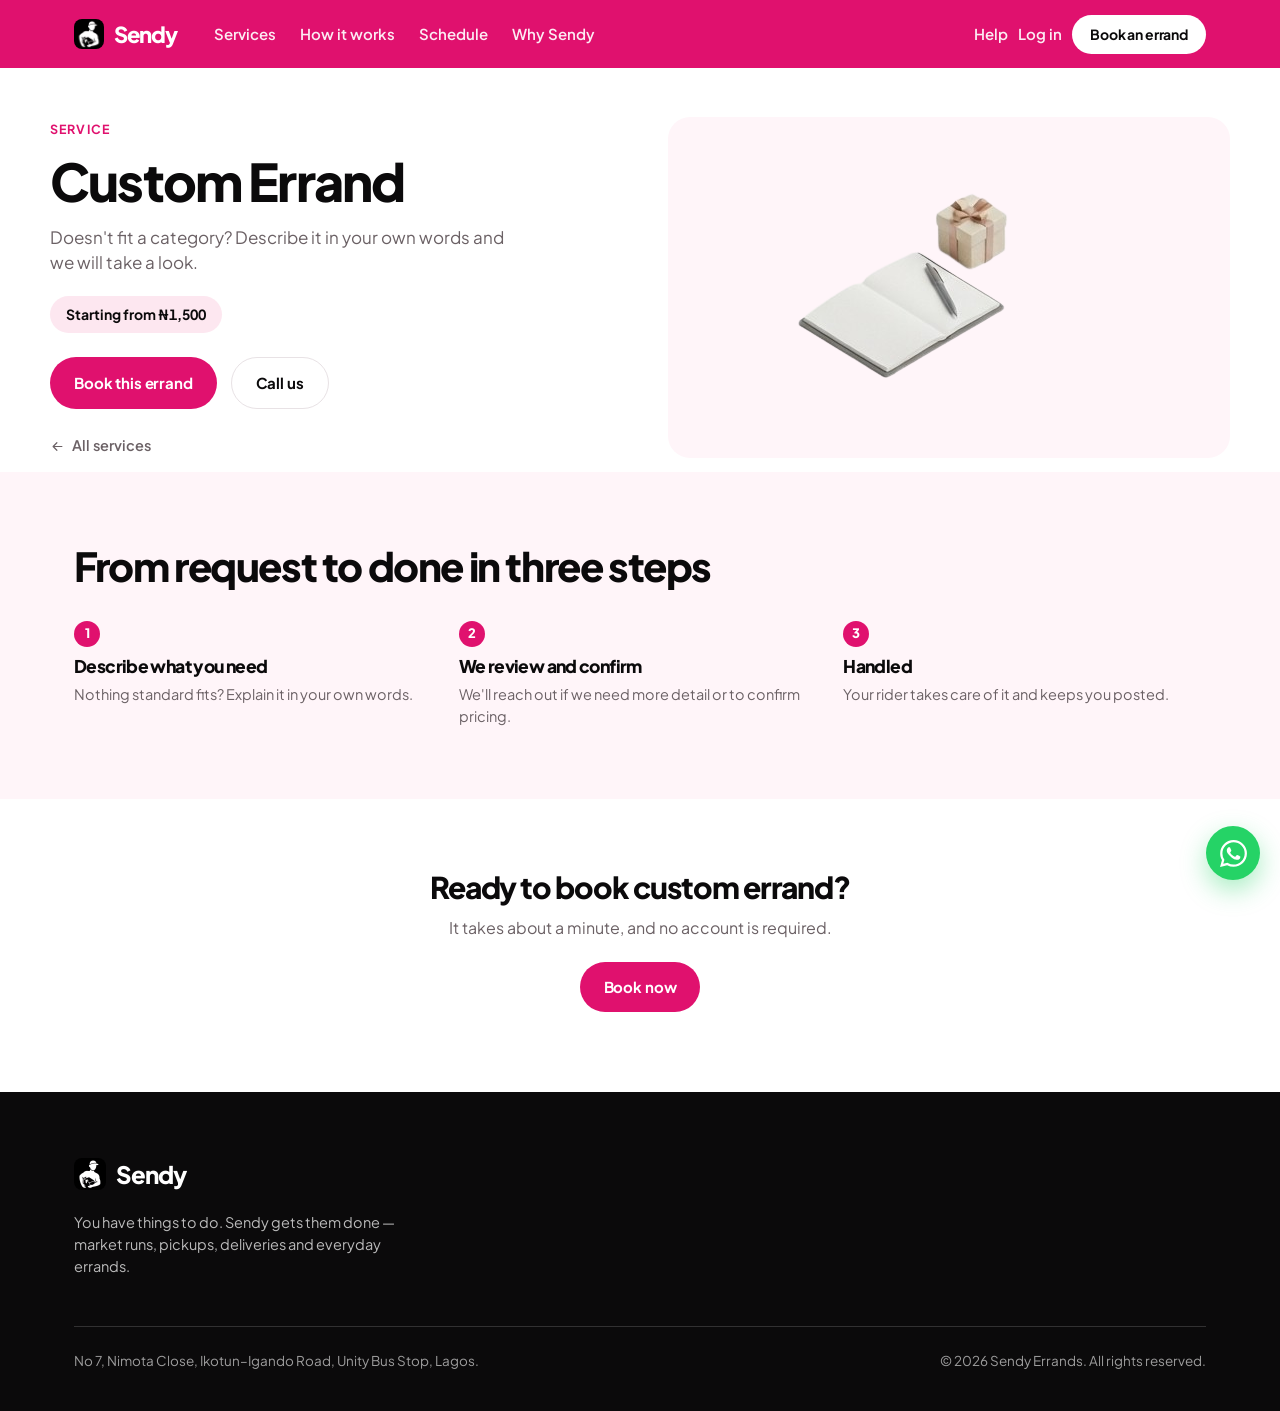
<file: public/services/custom-errand.html>
<!doctype html>
<html lang="en">
<head>
<meta charset="utf-8">
<meta name="viewport" content="width=device-width, initial-scale=1, viewport-fit=cover">

<title>Custom Errand | Sendy Errands</title>
<meta name="description" content="Doesn't fit a category? Describe it in your own words and we will take a look.">
<meta name="theme-color" content="#E0116E">

<link rel="icon" href="../img/logo-badge.png" type="image/png">
<link rel="preconnect" href="https://fonts.googleapis.com">
<link rel="preconnect" href="https://fonts.gstatic.com" crossorigin>
<link rel="stylesheet" href="https://fonts.googleapis.com/css2?family=Plus+Jakarta+Sans:wght@400;500;600;700;800&display=swap">
<link rel="stylesheet" href="../styles.css">
</head>
<body>

<a href="#main" class="skip">Skip to content</a>

<header class="nav">
  <div class="wrap nav__in">
    <a href="../index.html" class="nav__brand"><img src="../img/logo-badge.png" alt="">Sendy</a>
    <nav class="nav__links" aria-label="Primary">
      <a href="../index.html#services">Services</a>
      <a href="../index.html#how">How it works</a>
      <a href="../index.html#plan">Schedule</a>
      <a href="../index.html#why">Why Sendy</a>
    </nav>
    <div class="nav__right">
      <a href="tel:+2347047654376" class="nav__help">Help</a>
      <a href="../index.html#account" class="nav__help">Log in</a>
      <a href="https://wa.me/2347047654376?text=Custom%20Errand%20errand" target="_blank" rel="noopener" class="btn btn--white btn--sm">Book an errand</a>
      <button type="button" class="burger" id="burger" aria-label="Open menu" aria-expanded="false" aria-controls="mobile-nav"><span></span><span></span><span></span></button>
    </div>
  </div>
</header>

<div class="mobile-nav" id="mobile-nav" data-open="false">
  <a href="../index.html#services">Services</a>
  <a href="../index.html#how">How it works</a>
  <a href="../index.html#plan">Schedule</a>
  <a href="../index.html#why">Why Sendy</a>
  <a href="../index.html#account">Log in</a>
  <a href="https://wa.me/2347047654376?text=Custom%20Errand%20errand" target="_blank" rel="noopener" class="btn btn--white">Book an errand</a>
</div>

<main id="main">

  <section class="wrap svc-hero">
    <div>
      <span class="svc-hero__eyebrow">Service</span>
      <h1>Custom Errand</h1>
      <p class="svc-hero__lead">Doesn't fit a category? Describe it in your own words and we will take a look.</p>
      <span class="svc-hero__price">Starting from ₦1,500</span>
      <div class="svc-hero__actions">
        <a class="btn btn--pink" href="https://wa.me/2347047654376?text=I'd%20like%20to%20book%3A%20Custom%20Errand" target="_blank" rel="noopener">Book this errand</a>
        <a class="btn btn--ghost" href="tel:+2347047654376">Call us</a>
      </div>
      <a class="svc-back" href="../index.html#services">
        <svg width="15" height="15" viewBox="0 0 24 24" aria-hidden="true"><path d="M19 12H5M5 12l6-6M5 12l6 6" stroke="currentColor" stroke-width="1.9" fill="none" stroke-linecap="round" stroke-linejoin="round"/></svg>
        All services
      </a>
    </div>
    <div class="svc-hero__art">
      <img src="../img/services/custom-errand.png" alt="" loading="eager">
    </div>
  </section>

  <section class="sec sec--tint">
    <div class="wrap">
      <h2 class="sec__title">From request to done in three steps</h2>
      <div class="icards">
        <div class="icard">
          <span class="icard__n">1</span>
          <h3>Describe what you need</h3>
          <p>Nothing standard fits? Explain it in your own words.</p>
        </div>
        <div class="icard">
          <span class="icard__n">2</span>
          <h3>We review and confirm</h3>
          <p>We'll reach out if we need more detail or to confirm pricing.</p>
        </div>
        <div class="icard">
          <span class="icard__n">3</span>
          <h3>Handled</h3>
          <p>Your rider takes care of it and keeps you posted.</p>
        </div>
      </div>
    </div>
  </section>

  <section class="sec svc-cta">
    <div class="wrap">
      <h2>Ready to book custom errand?</h2>
      <p>It takes about a minute, and no account is required.</p>
      <a class="btn btn--pink" href="https://wa.me/2347047654376?text=I'd%20like%20to%20book%3A%20Custom%20Errand" target="_blank" rel="noopener">Book now</a>
    </div>
  </section>

</main>

<footer class="foot">
  <div class="wrap">
    <a href="../index.html" class="foot__brand"><img src="../img/logo-badge.png" alt="">Sendy</a>
    <p class="foot__about">You have things to do. Sendy gets them done — market runs, pickups, deliveries and everyday errands.</p>
    <div class="foot__base">
      <span>No 7, Nimota Close, Ikotun–Igando Road, Unity Bus Stop, Lagos.</span>
      <span>© 2026 Sendy Errands. All rights reserved.</span>
    </div>
  </div>
</footer>

<a class="wa" href="https://wa.me/2347047654376" target="_blank" rel="noopener" aria-label="Chat with Sendy on WhatsApp">
  <svg width="27" height="27" viewBox="0 0 24 24" aria-hidden="true"><path fill="currentColor" d="M17.47 14.38c-.3-.15-1.76-.87-2.03-.97-.27-.1-.47-.15-.67.15-.2.3-.77.97-.94 1.16-.17.2-.35.22-.64.08-.3-.15-1.26-.47-2.39-1.48-.88-.79-1.48-1.76-1.65-2.06-.17-.3-.02-.46.13-.6.13-.14.3-.35.45-.52.15-.18.2-.3.3-.5.1-.2.05-.37-.03-.52-.07-.15-.67-1.61-.91-2.2-.24-.58-.49-.5-.67-.51h-.57c-.2 0-.52.07-.8.37-.27.3-1.04 1.02-1.04 2.48 0 1.46 1.07 2.87 1.22 3.07.15.2 2.1 3.2 5.08 4.49.7.3 1.26.49 1.69.62.71.23 1.36.2 1.87.12.57-.09 1.76-.72 2-1.41.25-.7.25-1.29.18-1.42-.08-.12-.28-.2-.58-.34"/><path fill="currentColor" d="M12.05 21.79h-.01a9.87 9.87 0 0 1-5.03-1.38l-.36-.21-3.74.98 1-3.65-.24-.37a9.86 9.86 0 0 1-1.51-5.26C2.16 6.45 6.6 2.01 12.05 2.01c2.64 0 5.12 1.03 6.99 2.9a9.83 9.83 0 0 1 2.89 6.99c0 5.45-4.43 9.89-9.88 9.89m8.41-18.3A11.82 11.82 0 0 0 12.05.01C5.5.01.16 5.35.16 11.9c0 2.1.55 4.15 1.59 5.95L.06 24l6.3-1.65a11.88 11.88 0 0 0 5.69 1.45c6.55 0 11.89-5.34 11.89-11.9a11.82 11.82 0 0 0-3.48-8.41Z"/></svg>
</a>

<script>
(function () {
  var burger = document.getElementById('burger');
  var menu = document.getElementById('mobile-nav');
  if (!burger || !menu) return;
  function setOpen(open) {
    menu.setAttribute('data-open', open ? 'true' : 'false');
    burger.setAttribute('aria-expanded', open ? 'true' : 'false');
  }
  burger.addEventListener('click', function () { setOpen(menu.getAttribute('data-open') !== 'true'); });
  menu.addEventListener('click', function (e) { if (e.target.closest('a')) setOpen(false); });
  document.addEventListener('keydown', function (e) { if (e.key === 'Escape') setOpen(false); });
})();
</script>

</body>
</html>
</file>
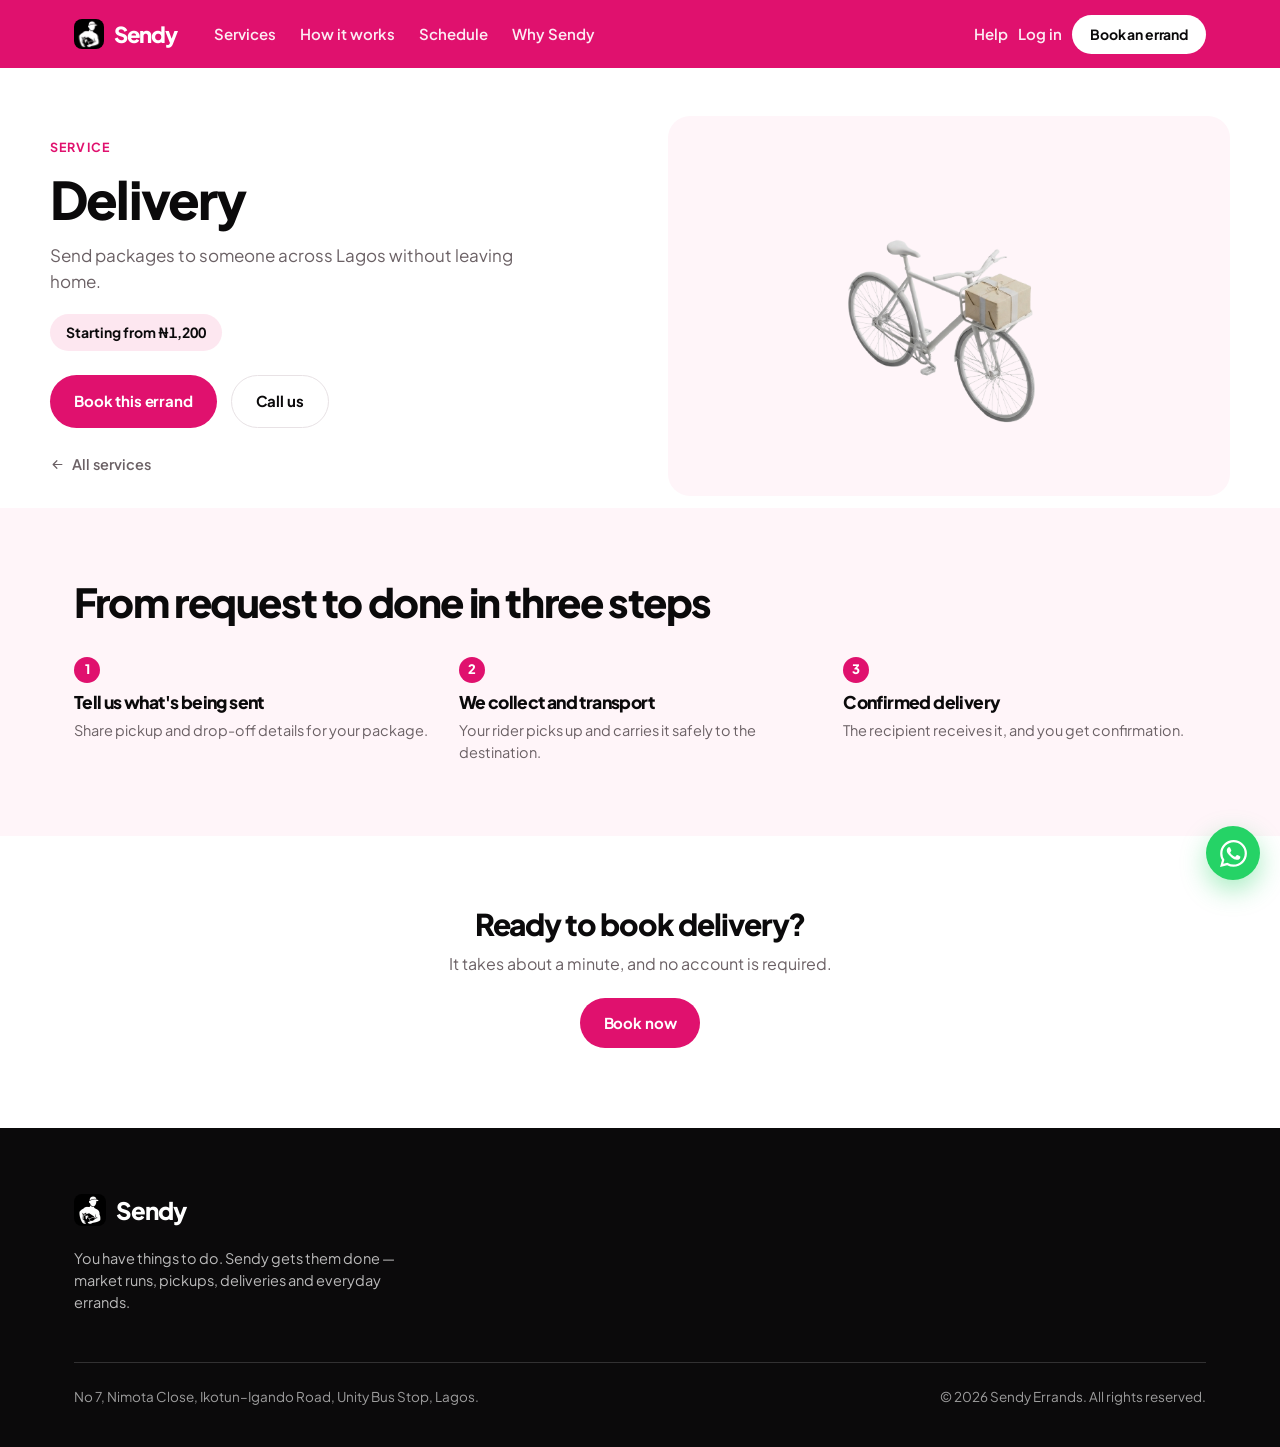
<file: public/services/delivery.html>
<!doctype html>
<html lang="en">
<head>
<meta charset="utf-8">
<meta name="viewport" content="width=device-width, initial-scale=1, viewport-fit=cover">

<title>Delivery | Sendy Errands</title>
<meta name="description" content="Send packages to someone across Lagos without leaving home.">
<meta name="theme-color" content="#E0116E">

<link rel="icon" href="../img/logo-badge.png" type="image/png">
<link rel="preconnect" href="https://fonts.googleapis.com">
<link rel="preconnect" href="https://fonts.gstatic.com" crossorigin>
<link rel="stylesheet" href="https://fonts.googleapis.com/css2?family=Plus+Jakarta+Sans:wght@400;500;600;700;800&display=swap">
<link rel="stylesheet" href="../styles.css">
</head>
<body>

<a href="#main" class="skip">Skip to content</a>

<header class="nav">
  <div class="wrap nav__in">
    <a href="../index.html" class="nav__brand"><img src="../img/logo-badge.png" alt="">Sendy</a>
    <nav class="nav__links" aria-label="Primary">
      <a href="../index.html#services">Services</a>
      <a href="../index.html#how">How it works</a>
      <a href="../index.html#plan">Schedule</a>
      <a href="../index.html#why">Why Sendy</a>
    </nav>
    <div class="nav__right">
      <a href="tel:+2347047654376" class="nav__help">Help</a>
      <a href="../index.html#account" class="nav__help">Log in</a>
      <a href="https://wa.me/2347047654376?text=Delivery%20errand" target="_blank" rel="noopener" class="btn btn--white btn--sm">Book an errand</a>
      <button type="button" class="burger" id="burger" aria-label="Open menu" aria-expanded="false" aria-controls="mobile-nav"><span></span><span></span><span></span></button>
    </div>
  </div>
</header>

<div class="mobile-nav" id="mobile-nav" data-open="false">
  <a href="../index.html#services">Services</a>
  <a href="../index.html#how">How it works</a>
  <a href="../index.html#plan">Schedule</a>
  <a href="../index.html#why">Why Sendy</a>
  <a href="../index.html#account">Log in</a>
  <a href="https://wa.me/2347047654376?text=Delivery%20errand" target="_blank" rel="noopener" class="btn btn--white">Book an errand</a>
</div>

<main id="main">

  <section class="wrap svc-hero">
    <div>
      <span class="svc-hero__eyebrow">Service</span>
      <h1>Delivery</h1>
      <p class="svc-hero__lead">Send packages to someone across Lagos without leaving home.</p>
      <span class="svc-hero__price">Starting from ₦1,200</span>
      <div class="svc-hero__actions">
        <a class="btn btn--pink" href="https://wa.me/2347047654376?text=I'd%20like%20to%20book%3A%20Delivery" target="_blank" rel="noopener">Book this errand</a>
        <a class="btn btn--ghost" href="tel:+2347047654376">Call us</a>
      </div>
      <a class="svc-back" href="../index.html#services">
        <svg width="15" height="15" viewBox="0 0 24 24" aria-hidden="true"><path d="M19 12H5M5 12l6-6M5 12l6 6" stroke="currentColor" stroke-width="1.9" fill="none" stroke-linecap="round" stroke-linejoin="round"/></svg>
        All services
      </a>
    </div>
    <div class="svc-hero__art">
      <img src="../img/services/delivery.png" alt="" loading="eager">
    </div>
  </section>

  <section class="sec sec--tint">
    <div class="wrap">
      <h2 class="sec__title">From request to done in three steps</h2>
      <div class="icards">
        <div class="icard">
          <span class="icard__n">1</span>
          <h3>Tell us what's being sent</h3>
          <p>Share pickup and drop-off details for your package.</p>
        </div>
        <div class="icard">
          <span class="icard__n">2</span>
          <h3>We collect and transport</h3>
          <p>Your rider picks up and carries it safely to the destination.</p>
        </div>
        <div class="icard">
          <span class="icard__n">3</span>
          <h3>Confirmed delivery</h3>
          <p>The recipient receives it, and you get confirmation.</p>
        </div>
      </div>
    </div>
  </section>

  <section class="sec svc-cta">
    <div class="wrap">
      <h2>Ready to book delivery?</h2>
      <p>It takes about a minute, and no account is required.</p>
      <a class="btn btn--pink" href="https://wa.me/2347047654376?text=I'd%20like%20to%20book%3A%20Delivery" target="_blank" rel="noopener">Book now</a>
    </div>
  </section>

</main>

<footer class="foot">
  <div class="wrap">
    <a href="../index.html" class="foot__brand"><img src="../img/logo-badge.png" alt="">Sendy</a>
    <p class="foot__about">You have things to do. Sendy gets them done — market runs, pickups, deliveries and everyday errands.</p>
    <div class="foot__base">
      <span>No 7, Nimota Close, Ikotun–Igando Road, Unity Bus Stop, Lagos.</span>
      <span>© 2026 Sendy Errands. All rights reserved.</span>
    </div>
  </div>
</footer>

<a class="wa" href="https://wa.me/2347047654376" target="_blank" rel="noopener" aria-label="Chat with Sendy on WhatsApp">
  <svg width="27" height="27" viewBox="0 0 24 24" aria-hidden="true"><path fill="currentColor" d="M17.47 14.38c-.3-.15-1.76-.87-2.03-.97-.27-.1-.47-.15-.67.15-.2.3-.77.97-.94 1.16-.17.2-.35.22-.64.08-.3-.15-1.26-.47-2.39-1.48-.88-.79-1.48-1.76-1.65-2.06-.17-.3-.02-.46.13-.6.13-.14.3-.35.45-.52.15-.18.2-.3.3-.5.1-.2.05-.37-.03-.52-.07-.15-.67-1.61-.91-2.2-.24-.58-.49-.5-.67-.51h-.57c-.2 0-.52.07-.8.37-.27.3-1.04 1.02-1.04 2.48 0 1.46 1.07 2.87 1.22 3.07.15.2 2.1 3.2 5.08 4.49.7.3 1.26.49 1.69.62.71.23 1.36.2 1.87.12.57-.09 1.76-.72 2-1.41.25-.7.25-1.29.18-1.42-.08-.12-.28-.2-.58-.34"/><path fill="currentColor" d="M12.05 21.79h-.01a9.87 9.87 0 0 1-5.03-1.38l-.36-.21-3.74.98 1-3.65-.24-.37a9.86 9.86 0 0 1-1.51-5.26C2.16 6.45 6.6 2.01 12.05 2.01c2.64 0 5.12 1.03 6.99 2.9a9.83 9.83 0 0 1 2.89 6.99c0 5.45-4.43 9.89-9.88 9.89m8.41-18.3A11.82 11.82 0 0 0 12.05.01C5.5.01.16 5.35.16 11.9c0 2.1.55 4.15 1.59 5.95L.06 24l6.3-1.65a11.88 11.88 0 0 0 5.69 1.45c6.55 0 11.89-5.34 11.89-11.9a11.82 11.82 0 0 0-3.48-8.41Z"/></svg>
</a>

<script>
(function () {
  var burger = document.getElementById('burger');
  var menu = document.getElementById('mobile-nav');
  if (!burger || !menu) return;
  function setOpen(open) {
    menu.setAttribute('data-open', open ? 'true' : 'false');
    burger.setAttribute('aria-expanded', open ? 'true' : 'false');
  }
  burger.addEventListener('click', function () { setOpen(menu.getAttribute('data-open') !== 'true'); });
  menu.addEventListener('click', function (e) { if (e.target.closest('a')) setOpen(false); });
  document.addEventListener('keydown', function (e) { if (e.key === 'Escape') setOpen(false); });
})();
</script>

</body>
</html>
</file>
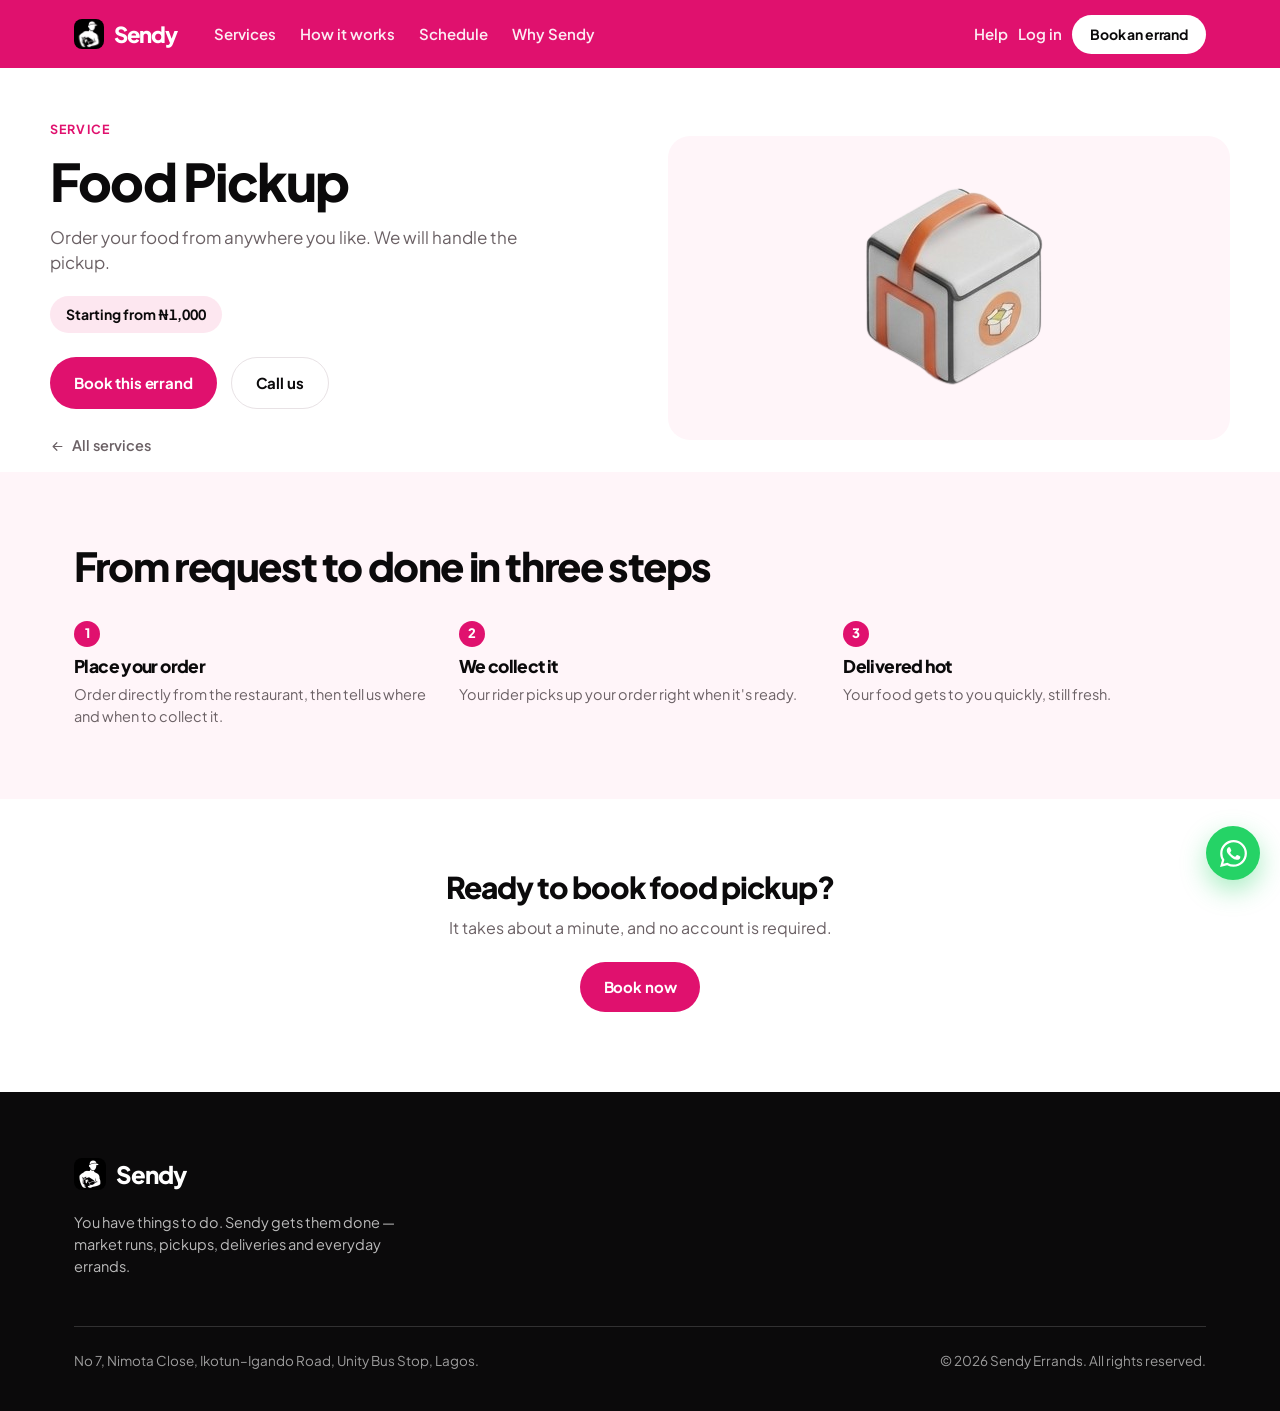
<file: public/services/food-pickup.html>
<!doctype html>
<html lang="en">
<head>
<meta charset="utf-8">
<meta name="viewport" content="width=device-width, initial-scale=1, viewport-fit=cover">

<title>Food Pickup | Sendy Errands</title>
<meta name="description" content="Order your food from anywhere you like. We will handle the pickup.">
<meta name="theme-color" content="#E0116E">

<link rel="icon" href="../img/logo-badge.png" type="image/png">
<link rel="preconnect" href="https://fonts.googleapis.com">
<link rel="preconnect" href="https://fonts.gstatic.com" crossorigin>
<link rel="stylesheet" href="https://fonts.googleapis.com/css2?family=Plus+Jakarta+Sans:wght@400;500;600;700;800&display=swap">
<link rel="stylesheet" href="../styles.css">
</head>
<body>

<a href="#main" class="skip">Skip to content</a>

<header class="nav">
  <div class="wrap nav__in">
    <a href="../index.html" class="nav__brand"><img src="../img/logo-badge.png" alt="">Sendy</a>
    <nav class="nav__links" aria-label="Primary">
      <a href="../index.html#services">Services</a>
      <a href="../index.html#how">How it works</a>
      <a href="../index.html#plan">Schedule</a>
      <a href="../index.html#why">Why Sendy</a>
    </nav>
    <div class="nav__right">
      <a href="tel:+2347047654376" class="nav__help">Help</a>
      <a href="../index.html#account" class="nav__help">Log in</a>
      <a href="https://wa.me/2347047654376?text=Food%20Pickup%20errand" target="_blank" rel="noopener" class="btn btn--white btn--sm">Book an errand</a>
      <button type="button" class="burger" id="burger" aria-label="Open menu" aria-expanded="false" aria-controls="mobile-nav"><span></span><span></span><span></span></button>
    </div>
  </div>
</header>

<div class="mobile-nav" id="mobile-nav" data-open="false">
  <a href="../index.html#services">Services</a>
  <a href="../index.html#how">How it works</a>
  <a href="../index.html#plan">Schedule</a>
  <a href="../index.html#why">Why Sendy</a>
  <a href="../index.html#account">Log in</a>
  <a href="https://wa.me/2347047654376?text=Food%20Pickup%20errand" target="_blank" rel="noopener" class="btn btn--white">Book an errand</a>
</div>

<main id="main">

  <section class="wrap svc-hero">
    <div>
      <span class="svc-hero__eyebrow">Service</span>
      <h1>Food Pickup</h1>
      <p class="svc-hero__lead">Order your food from anywhere you like. We will handle the pickup.</p>
      <span class="svc-hero__price">Starting from ₦1,000</span>
      <div class="svc-hero__actions">
        <a class="btn btn--pink" href="https://wa.me/2347047654376?text=I'd%20like%20to%20book%3A%20Food%20Pickup" target="_blank" rel="noopener">Book this errand</a>
        <a class="btn btn--ghost" href="tel:+2347047654376">Call us</a>
      </div>
      <a class="svc-back" href="../index.html#services">
        <svg width="15" height="15" viewBox="0 0 24 24" aria-hidden="true"><path d="M19 12H5M5 12l6-6M5 12l6 6" stroke="currentColor" stroke-width="1.9" fill="none" stroke-linecap="round" stroke-linejoin="round"/></svg>
        All services
      </a>
    </div>
    <div class="svc-hero__art">
      <img src="../img/services/food-pickup.png" alt="" loading="eager">
    </div>
  </section>

  <section class="sec sec--tint">
    <div class="wrap">
      <h2 class="sec__title">From request to done in three steps</h2>
      <div class="icards">
        <div class="icard">
          <span class="icard__n">1</span>
          <h3>Place your order</h3>
          <p>Order directly from the restaurant, then tell us where and when to collect it.</p>
        </div>
        <div class="icard">
          <span class="icard__n">2</span>
          <h3>We collect it</h3>
          <p>Your rider picks up your order right when it's ready.</p>
        </div>
        <div class="icard">
          <span class="icard__n">3</span>
          <h3>Delivered hot</h3>
          <p>Your food gets to you quickly, still fresh.</p>
        </div>
      </div>
    </div>
  </section>

  <section class="sec svc-cta">
    <div class="wrap">
      <h2>Ready to book food pickup?</h2>
      <p>It takes about a minute, and no account is required.</p>
      <a class="btn btn--pink" href="https://wa.me/2347047654376?text=I'd%20like%20to%20book%3A%20Food%20Pickup" target="_blank" rel="noopener">Book now</a>
    </div>
  </section>

</main>

<footer class="foot">
  <div class="wrap">
    <a href="../index.html" class="foot__brand"><img src="../img/logo-badge.png" alt="">Sendy</a>
    <p class="foot__about">You have things to do. Sendy gets them done — market runs, pickups, deliveries and everyday errands.</p>
    <div class="foot__base">
      <span>No 7, Nimota Close, Ikotun–Igando Road, Unity Bus Stop, Lagos.</span>
      <span>© 2026 Sendy Errands. All rights reserved.</span>
    </div>
  </div>
</footer>

<a class="wa" href="https://wa.me/2347047654376" target="_blank" rel="noopener" aria-label="Chat with Sendy on WhatsApp">
  <svg width="27" height="27" viewBox="0 0 24 24" aria-hidden="true"><path fill="currentColor" d="M17.47 14.38c-.3-.15-1.76-.87-2.03-.97-.27-.1-.47-.15-.67.15-.2.3-.77.97-.94 1.16-.17.2-.35.22-.64.08-.3-.15-1.26-.47-2.39-1.48-.88-.79-1.48-1.76-1.65-2.06-.17-.3-.02-.46.13-.6.13-.14.3-.35.45-.52.15-.18.2-.3.3-.5.1-.2.05-.37-.03-.52-.07-.15-.67-1.61-.91-2.2-.24-.58-.49-.5-.67-.51h-.57c-.2 0-.52.07-.8.37-.27.3-1.04 1.02-1.04 2.48 0 1.46 1.07 2.87 1.22 3.07.15.2 2.1 3.2 5.08 4.49.7.3 1.26.49 1.69.62.71.23 1.36.2 1.87.12.57-.09 1.76-.72 2-1.41.25-.7.25-1.29.18-1.42-.08-.12-.28-.2-.58-.34"/><path fill="currentColor" d="M12.05 21.79h-.01a9.87 9.87 0 0 1-5.03-1.38l-.36-.21-3.74.98 1-3.65-.24-.37a9.86 9.86 0 0 1-1.51-5.26C2.16 6.45 6.6 2.01 12.05 2.01c2.64 0 5.12 1.03 6.99 2.9a9.83 9.83 0 0 1 2.89 6.99c0 5.45-4.43 9.89-9.88 9.89m8.41-18.3A11.82 11.82 0 0 0 12.05.01C5.5.01.16 5.35.16 11.9c0 2.1.55 4.15 1.59 5.95L.06 24l6.3-1.65a11.88 11.88 0 0 0 5.69 1.45c6.55 0 11.89-5.34 11.89-11.9a11.82 11.82 0 0 0-3.48-8.41Z"/></svg>
</a>

<script>
(function () {
  var burger = document.getElementById('burger');
  var menu = document.getElementById('mobile-nav');
  if (!burger || !menu) return;
  function setOpen(open) {
    menu.setAttribute('data-open', open ? 'true' : 'false');
    burger.setAttribute('aria-expanded', open ? 'true' : 'false');
  }
  burger.addEventListener('click', function () { setOpen(menu.getAttribute('data-open') !== 'true'); });
  menu.addEventListener('click', function (e) { if (e.target.closest('a')) setOpen(false); });
  document.addEventListener('keydown', function (e) { if (e.key === 'Escape') setOpen(false); });
})();
</script>

</body>
</html>
</file>
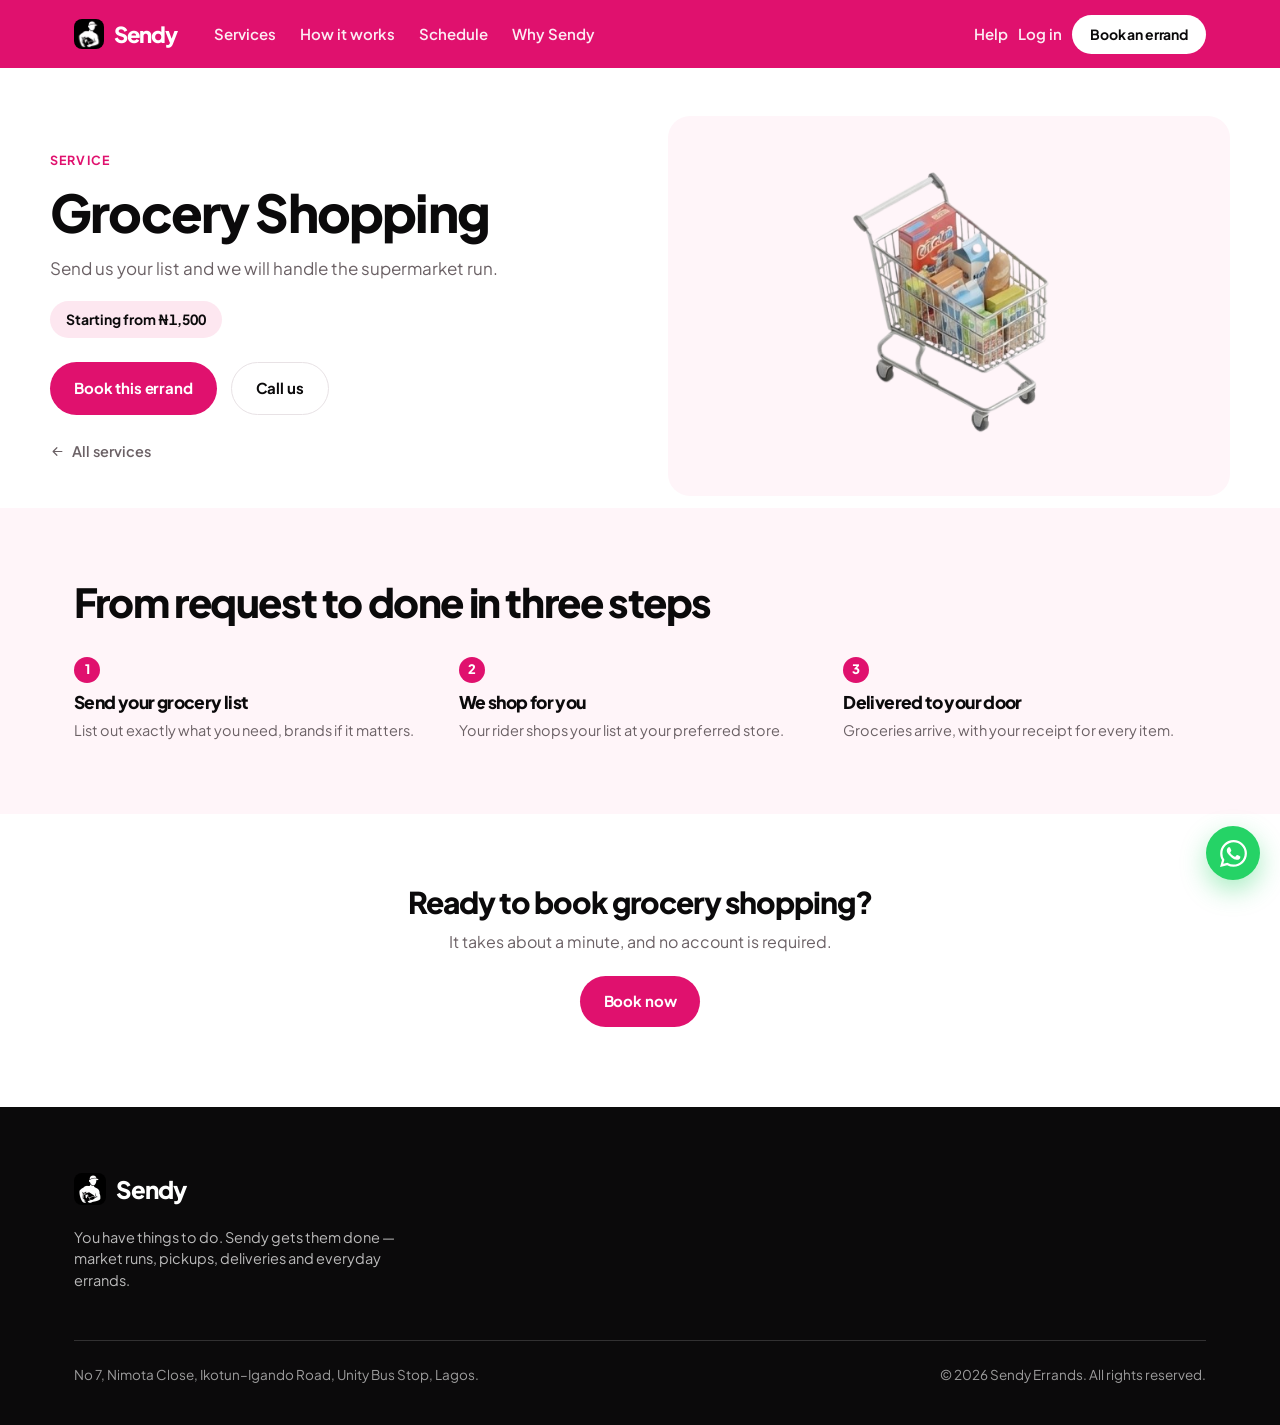
<file: public/services/grocery-shopping.html>
<!doctype html>
<html lang="en">
<head>
<meta charset="utf-8">
<meta name="viewport" content="width=device-width, initial-scale=1, viewport-fit=cover">

<title>Grocery Shopping | Sendy Errands</title>
<meta name="description" content="Send us your list and we will handle the supermarket run.">
<meta name="theme-color" content="#E0116E">

<link rel="icon" href="../img/logo-badge.png" type="image/png">
<link rel="preconnect" href="https://fonts.googleapis.com">
<link rel="preconnect" href="https://fonts.gstatic.com" crossorigin>
<link rel="stylesheet" href="https://fonts.googleapis.com/css2?family=Plus+Jakarta+Sans:wght@400;500;600;700;800&display=swap">
<link rel="stylesheet" href="../styles.css">
</head>
<body>

<a href="#main" class="skip">Skip to content</a>

<header class="nav">
  <div class="wrap nav__in">
    <a href="../index.html" class="nav__brand"><img src="../img/logo-badge.png" alt="">Sendy</a>
    <nav class="nav__links" aria-label="Primary">
      <a href="../index.html#services">Services</a>
      <a href="../index.html#how">How it works</a>
      <a href="../index.html#plan">Schedule</a>
      <a href="../index.html#why">Why Sendy</a>
    </nav>
    <div class="nav__right">
      <a href="tel:+2347047654376" class="nav__help">Help</a>
      <a href="../index.html#account" class="nav__help">Log in</a>
      <a href="https://wa.me/2347047654376?text=Grocery%20Shopping%20errand" target="_blank" rel="noopener" class="btn btn--white btn--sm">Book an errand</a>
      <button type="button" class="burger" id="burger" aria-label="Open menu" aria-expanded="false" aria-controls="mobile-nav"><span></span><span></span><span></span></button>
    </div>
  </div>
</header>

<div class="mobile-nav" id="mobile-nav" data-open="false">
  <a href="../index.html#services">Services</a>
  <a href="../index.html#how">How it works</a>
  <a href="../index.html#plan">Schedule</a>
  <a href="../index.html#why">Why Sendy</a>
  <a href="../index.html#account">Log in</a>
  <a href="https://wa.me/2347047654376?text=Grocery%20Shopping%20errand" target="_blank" rel="noopener" class="btn btn--white">Book an errand</a>
</div>

<main id="main">

  <section class="wrap svc-hero">
    <div>
      <span class="svc-hero__eyebrow">Service</span>
      <h1>Grocery Shopping</h1>
      <p class="svc-hero__lead">Send us your list and we will handle the supermarket run.</p>
      <span class="svc-hero__price">Starting from ₦1,500</span>
      <div class="svc-hero__actions">
        <a class="btn btn--pink" href="https://wa.me/2347047654376?text=I'd%20like%20to%20book%3A%20Grocery%20Shopping" target="_blank" rel="noopener">Book this errand</a>
        <a class="btn btn--ghost" href="tel:+2347047654376">Call us</a>
      </div>
      <a class="svc-back" href="../index.html#services">
        <svg width="15" height="15" viewBox="0 0 24 24" aria-hidden="true"><path d="M19 12H5M5 12l6-6M5 12l6 6" stroke="currentColor" stroke-width="1.9" fill="none" stroke-linecap="round" stroke-linejoin="round"/></svg>
        All services
      </a>
    </div>
    <div class="svc-hero__art">
      <img src="../img/services/grocery-shopping.png" alt="" loading="eager">
    </div>
  </section>

  <section class="sec sec--tint">
    <div class="wrap">
      <h2 class="sec__title">From request to done in three steps</h2>
      <div class="icards">
        <div class="icard">
          <span class="icard__n">1</span>
          <h3>Send your grocery list</h3>
          <p>List out exactly what you need, brands if it matters.</p>
        </div>
        <div class="icard">
          <span class="icard__n">2</span>
          <h3>We shop for you</h3>
          <p>Your rider shops your list at your preferred store.</p>
        </div>
        <div class="icard">
          <span class="icard__n">3</span>
          <h3>Delivered to your door</h3>
          <p>Groceries arrive, with your receipt for every item.</p>
        </div>
      </div>
    </div>
  </section>

  <section class="sec svc-cta">
    <div class="wrap">
      <h2>Ready to book grocery shopping?</h2>
      <p>It takes about a minute, and no account is required.</p>
      <a class="btn btn--pink" href="https://wa.me/2347047654376?text=I'd%20like%20to%20book%3A%20Grocery%20Shopping" target="_blank" rel="noopener">Book now</a>
    </div>
  </section>

</main>

<footer class="foot">
  <div class="wrap">
    <a href="../index.html" class="foot__brand"><img src="../img/logo-badge.png" alt="">Sendy</a>
    <p class="foot__about">You have things to do. Sendy gets them done — market runs, pickups, deliveries and everyday errands.</p>
    <div class="foot__base">
      <span>No 7, Nimota Close, Ikotun–Igando Road, Unity Bus Stop, Lagos.</span>
      <span>© 2026 Sendy Errands. All rights reserved.</span>
    </div>
  </div>
</footer>

<a class="wa" href="https://wa.me/2347047654376" target="_blank" rel="noopener" aria-label="Chat with Sendy on WhatsApp">
  <svg width="27" height="27" viewBox="0 0 24 24" aria-hidden="true"><path fill="currentColor" d="M17.47 14.38c-.3-.15-1.76-.87-2.03-.97-.27-.1-.47-.15-.67.15-.2.3-.77.97-.94 1.16-.17.2-.35.22-.64.08-.3-.15-1.26-.47-2.39-1.48-.88-.79-1.48-1.76-1.65-2.06-.17-.3-.02-.46.13-.6.13-.14.3-.35.45-.52.15-.18.2-.3.3-.5.1-.2.05-.37-.03-.52-.07-.15-.67-1.61-.91-2.2-.24-.58-.49-.5-.67-.51h-.57c-.2 0-.52.07-.8.37-.27.3-1.04 1.02-1.04 2.48 0 1.46 1.07 2.87 1.22 3.07.15.2 2.1 3.2 5.08 4.49.7.3 1.26.49 1.69.62.71.23 1.36.2 1.87.12.57-.09 1.76-.72 2-1.41.25-.7.25-1.29.18-1.42-.08-.12-.28-.2-.58-.34"/><path fill="currentColor" d="M12.05 21.79h-.01a9.87 9.87 0 0 1-5.03-1.38l-.36-.21-3.74.98 1-3.65-.24-.37a9.86 9.86 0 0 1-1.51-5.26C2.16 6.45 6.6 2.01 12.05 2.01c2.64 0 5.12 1.03 6.99 2.9a9.83 9.83 0 0 1 2.89 6.99c0 5.45-4.43 9.89-9.88 9.89m8.41-18.3A11.82 11.82 0 0 0 12.05.01C5.5.01.16 5.35.16 11.9c0 2.1.55 4.15 1.59 5.95L.06 24l6.3-1.65a11.88 11.88 0 0 0 5.69 1.45c6.55 0 11.89-5.34 11.89-11.9a11.82 11.82 0 0 0-3.48-8.41Z"/></svg>
</a>

<script>
(function () {
  var burger = document.getElementById('burger');
  var menu = document.getElementById('mobile-nav');
  if (!burger || !menu) return;
  function setOpen(open) {
    menu.setAttribute('data-open', open ? 'true' : 'false');
    burger.setAttribute('aria-expanded', open ? 'true' : 'false');
  }
  burger.addEventListener('click', function () { setOpen(menu.getAttribute('data-open') !== 'true'); });
  menu.addEventListener('click', function (e) { if (e.target.closest('a')) setOpen(false); });
  document.addEventListener('keydown', function (e) { if (e.key === 'Escape') setOpen(false); });
})();
</script>

</body>
</html>
</file>
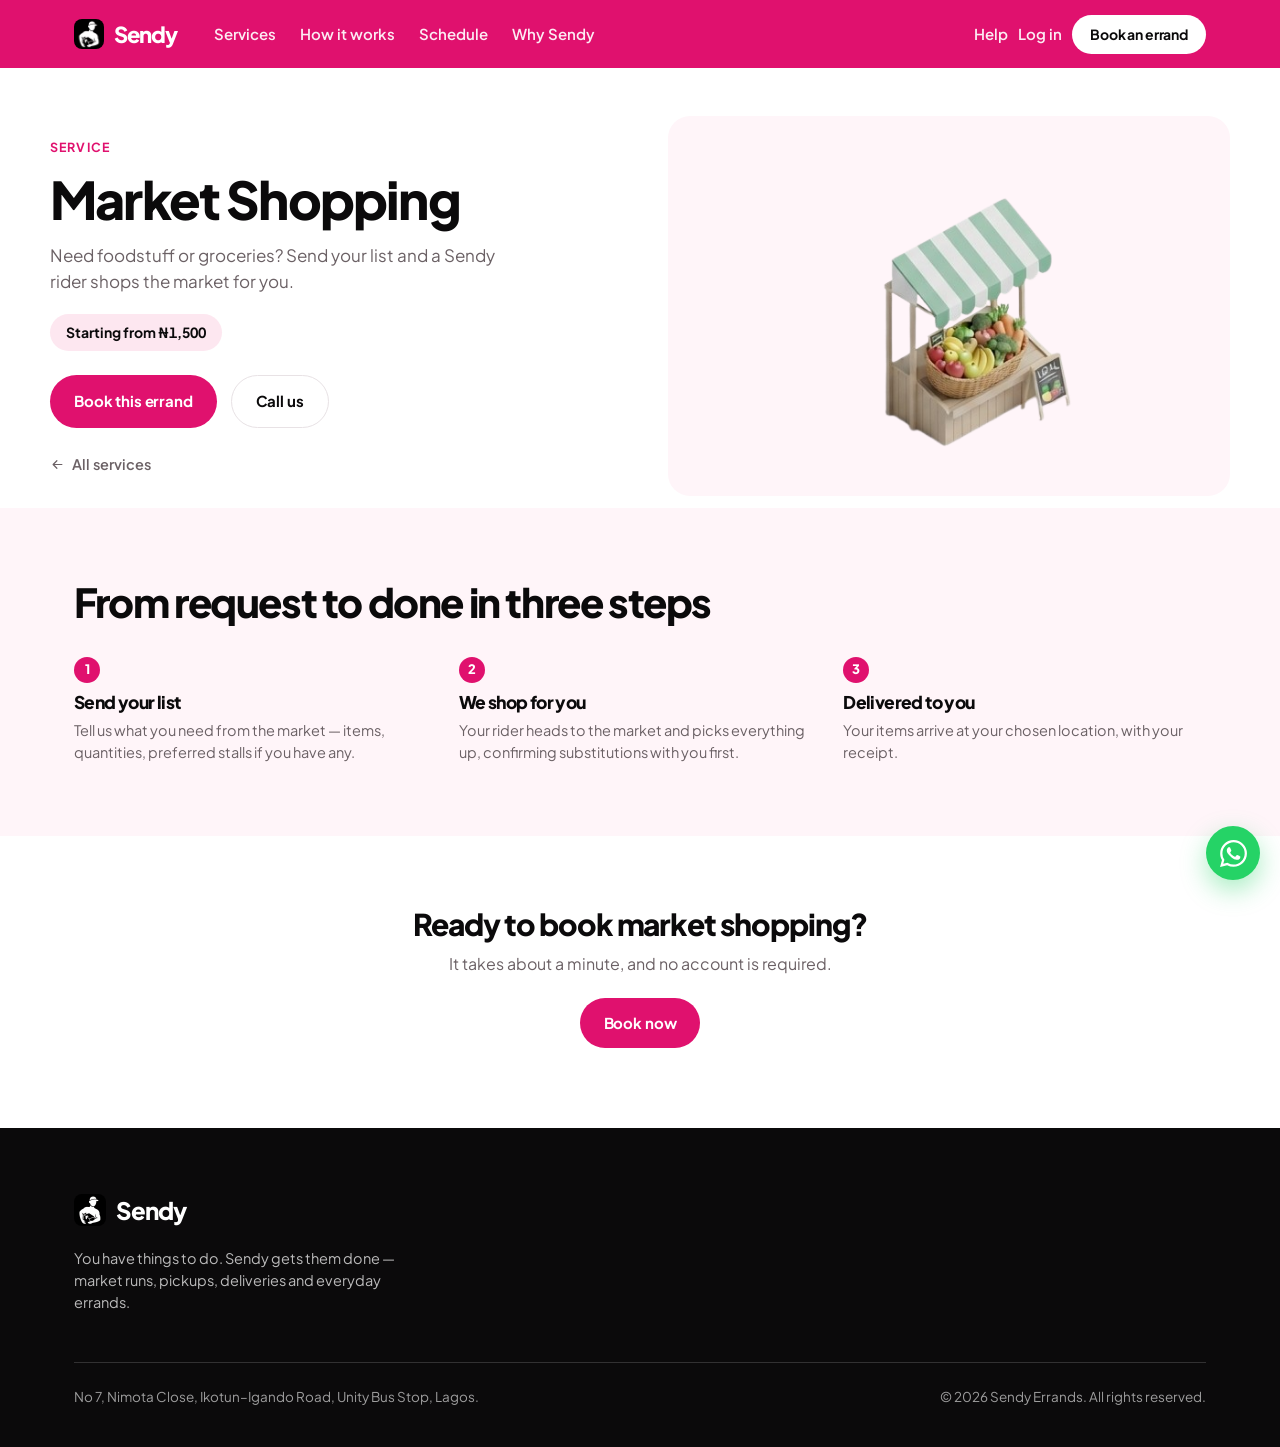
<file: public/services/market-shopping.html>
<!doctype html>
<html lang="en">
<head>
<meta charset="utf-8">
<meta name="viewport" content="width=device-width, initial-scale=1, viewport-fit=cover">

<title>Market Shopping | Sendy Errands</title>
<meta name="description" content="Need foodstuff or groceries? Send your list and a Sendy rider shops the market for you.">
<meta name="theme-color" content="#E0116E">

<link rel="icon" href="../img/logo-badge.png" type="image/png">
<link rel="preconnect" href="https://fonts.googleapis.com">
<link rel="preconnect" href="https://fonts.gstatic.com" crossorigin>
<link rel="stylesheet" href="https://fonts.googleapis.com/css2?family=Plus+Jakarta+Sans:wght@400;500;600;700;800&display=swap">
<link rel="stylesheet" href="../styles.css">
</head>
<body>

<a href="#main" class="skip">Skip to content</a>

<header class="nav">
  <div class="wrap nav__in">
    <a href="../index.html" class="nav__brand"><img src="../img/logo-badge.png" alt="">Sendy</a>
    <nav class="nav__links" aria-label="Primary">
      <a href="../index.html#services">Services</a>
      <a href="../index.html#how">How it works</a>
      <a href="../index.html#plan">Schedule</a>
      <a href="../index.html#why">Why Sendy</a>
    </nav>
    <div class="nav__right">
      <a href="tel:+2347047654376" class="nav__help">Help</a>
      <a href="../index.html#account" class="nav__help">Log in</a>
      <a href="https://wa.me/2347047654376?text=Market%20Shopping%20errand" target="_blank" rel="noopener" class="btn btn--white btn--sm">Book an errand</a>
      <button type="button" class="burger" id="burger" aria-label="Open menu" aria-expanded="false" aria-controls="mobile-nav"><span></span><span></span><span></span></button>
    </div>
  </div>
</header>

<div class="mobile-nav" id="mobile-nav" data-open="false">
  <a href="../index.html#services">Services</a>
  <a href="../index.html#how">How it works</a>
  <a href="../index.html#plan">Schedule</a>
  <a href="../index.html#why">Why Sendy</a>
  <a href="../index.html#account">Log in</a>
  <a href="https://wa.me/2347047654376?text=Market%20Shopping%20errand" target="_blank" rel="noopener" class="btn btn--white">Book an errand</a>
</div>

<main id="main">

  <section class="wrap svc-hero">
    <div>
      <span class="svc-hero__eyebrow">Service</span>
      <h1>Market Shopping</h1>
      <p class="svc-hero__lead">Need foodstuff or groceries? Send your list and a Sendy rider shops the market for you.</p>
      <span class="svc-hero__price">Starting from ₦1,500</span>
      <div class="svc-hero__actions">
        <a class="btn btn--pink" href="https://wa.me/2347047654376?text=I'd%20like%20to%20book%3A%20Market%20Shopping" target="_blank" rel="noopener">Book this errand</a>
        <a class="btn btn--ghost" href="tel:+2347047654376">Call us</a>
      </div>
      <a class="svc-back" href="../index.html#services">
        <svg width="15" height="15" viewBox="0 0 24 24" aria-hidden="true"><path d="M19 12H5M5 12l6-6M5 12l6 6" stroke="currentColor" stroke-width="1.9" fill="none" stroke-linecap="round" stroke-linejoin="round"/></svg>
        All services
      </a>
    </div>
    <div class="svc-hero__art">
      <img src="../img/services/market-shopping.png" alt="" loading="eager">
    </div>
  </section>

  <section class="sec sec--tint">
    <div class="wrap">
      <h2 class="sec__title">From request to done in three steps</h2>
      <div class="icards">
        <div class="icard">
          <span class="icard__n">1</span>
          <h3>Send your list</h3>
          <p>Tell us what you need from the market — items, quantities, preferred stalls if you have any.</p>
        </div>
        <div class="icard">
          <span class="icard__n">2</span>
          <h3>We shop for you</h3>
          <p>Your rider heads to the market and picks everything up, confirming substitutions with you first.</p>
        </div>
        <div class="icard">
          <span class="icard__n">3</span>
          <h3>Delivered to you</h3>
          <p>Your items arrive at your chosen location, with your receipt.</p>
        </div>
      </div>
    </div>
  </section>

  <section class="sec svc-cta">
    <div class="wrap">
      <h2>Ready to book market shopping?</h2>
      <p>It takes about a minute, and no account is required.</p>
      <a class="btn btn--pink" href="https://wa.me/2347047654376?text=I'd%20like%20to%20book%3A%20Market%20Shopping" target="_blank" rel="noopener">Book now</a>
    </div>
  </section>

</main>

<footer class="foot">
  <div class="wrap">
    <a href="../index.html" class="foot__brand"><img src="../img/logo-badge.png" alt="">Sendy</a>
    <p class="foot__about">You have things to do. Sendy gets them done — market runs, pickups, deliveries and everyday errands.</p>
    <div class="foot__base">
      <span>No 7, Nimota Close, Ikotun–Igando Road, Unity Bus Stop, Lagos.</span>
      <span>© 2026 Sendy Errands. All rights reserved.</span>
    </div>
  </div>
</footer>

<a class="wa" href="https://wa.me/2347047654376" target="_blank" rel="noopener" aria-label="Chat with Sendy on WhatsApp">
  <svg width="27" height="27" viewBox="0 0 24 24" aria-hidden="true"><path fill="currentColor" d="M17.47 14.38c-.3-.15-1.76-.87-2.03-.97-.27-.1-.47-.15-.67.15-.2.3-.77.97-.94 1.16-.17.2-.35.22-.64.08-.3-.15-1.26-.47-2.39-1.48-.88-.79-1.48-1.76-1.65-2.06-.17-.3-.02-.46.13-.6.13-.14.3-.35.45-.52.15-.18.2-.3.3-.5.1-.2.05-.37-.03-.52-.07-.15-.67-1.61-.91-2.2-.24-.58-.49-.5-.67-.51h-.57c-.2 0-.52.07-.8.37-.27.3-1.04 1.02-1.04 2.48 0 1.46 1.07 2.87 1.22 3.07.15.2 2.1 3.2 5.08 4.49.7.3 1.26.49 1.69.62.71.23 1.36.2 1.87.12.57-.09 1.76-.72 2-1.41.25-.7.25-1.29.18-1.42-.08-.12-.28-.2-.58-.34"/><path fill="currentColor" d="M12.05 21.79h-.01a9.87 9.87 0 0 1-5.03-1.38l-.36-.21-3.74.98 1-3.65-.24-.37a9.86 9.86 0 0 1-1.51-5.26C2.16 6.45 6.6 2.01 12.05 2.01c2.64 0 5.12 1.03 6.99 2.9a9.83 9.83 0 0 1 2.89 6.99c0 5.45-4.43 9.89-9.88 9.89m8.41-18.3A11.82 11.82 0 0 0 12.05.01C5.5.01.16 5.35.16 11.9c0 2.1.55 4.15 1.59 5.95L.06 24l6.3-1.65a11.88 11.88 0 0 0 5.69 1.45c6.55 0 11.89-5.34 11.89-11.9a11.82 11.82 0 0 0-3.48-8.41Z"/></svg>
</a>

<script>
(function () {
  var burger = document.getElementById('burger');
  var menu = document.getElementById('mobile-nav');
  if (!burger || !menu) return;
  function setOpen(open) {
    menu.setAttribute('data-open', open ? 'true' : 'false');
    burger.setAttribute('aria-expanded', open ? 'true' : 'false');
  }
  burger.addEventListener('click', function () { setOpen(menu.getAttribute('data-open') !== 'true'); });
  menu.addEventListener('click', function (e) { if (e.target.closest('a')) setOpen(false); });
  document.addEventListener('keydown', function (e) { if (e.key === 'Escape') setOpen(false); });
})();
</script>

</body>
</html>
</file>
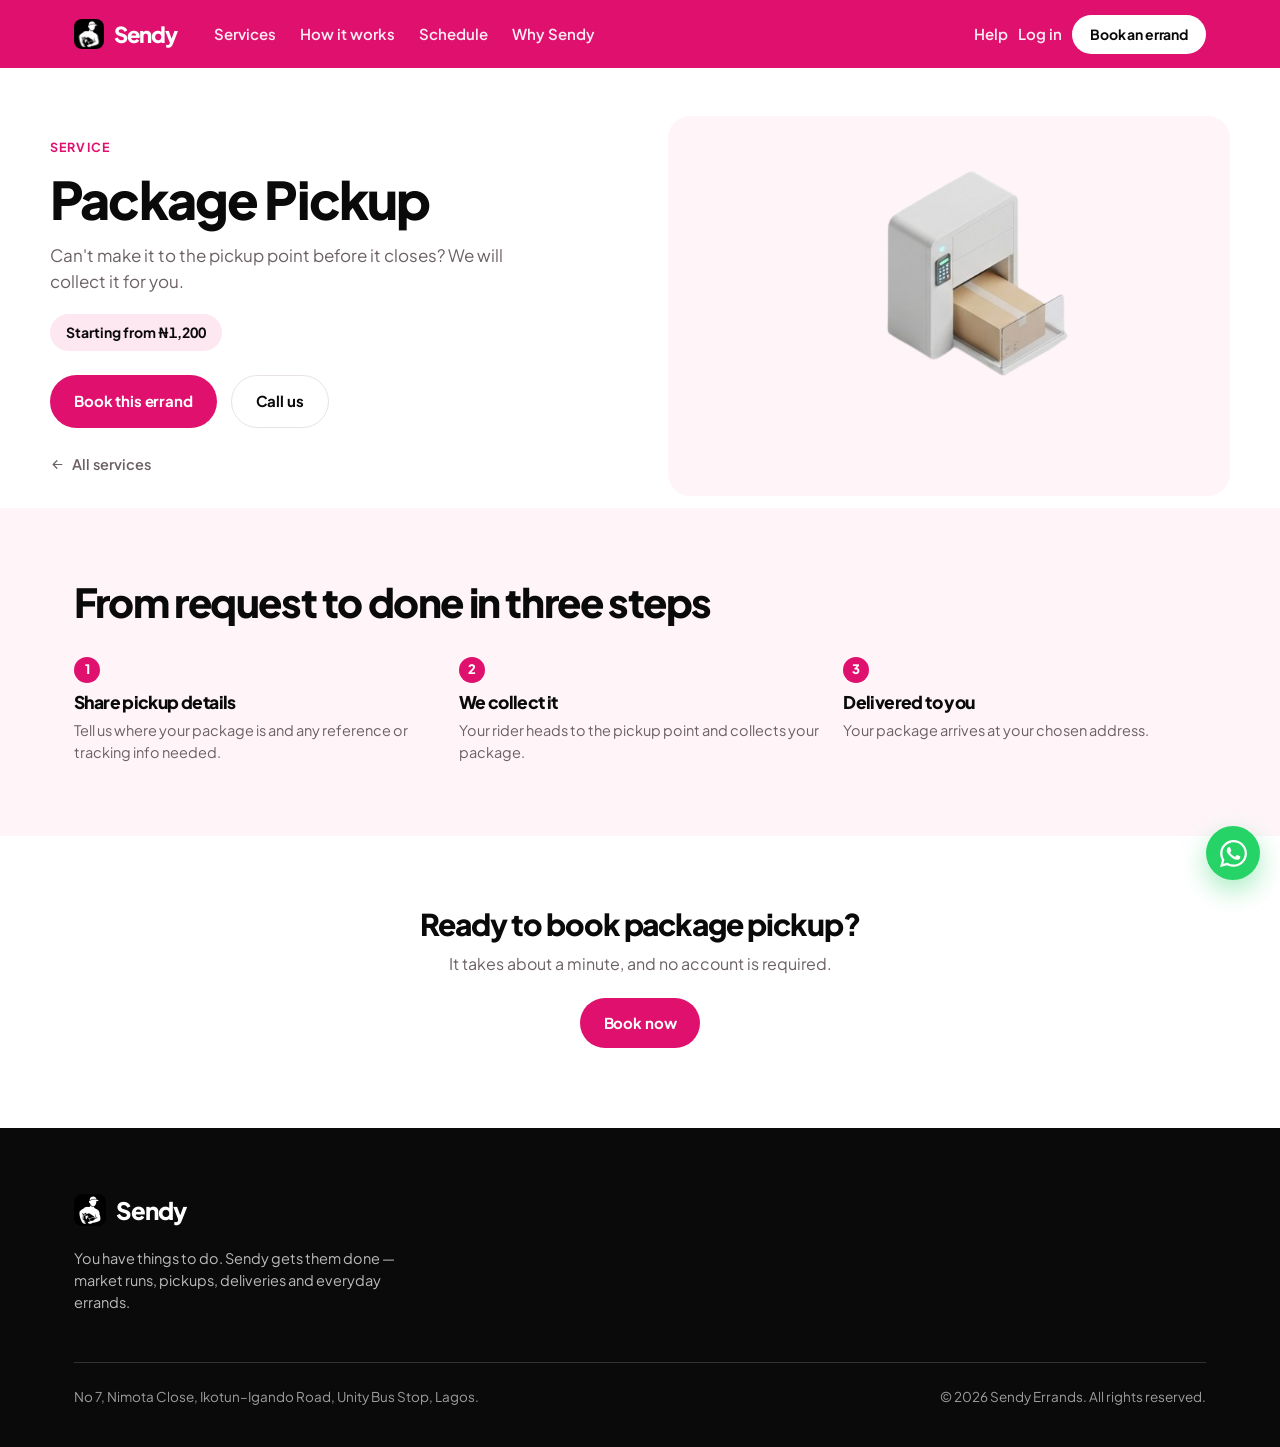
<file: public/services/package-pickup.html>
<!doctype html>
<html lang="en">
<head>
<meta charset="utf-8">
<meta name="viewport" content="width=device-width, initial-scale=1, viewport-fit=cover">

<title>Package Pickup | Sendy Errands</title>
<meta name="description" content="Can't make it to the pickup point before it closes? We will collect it for you.">
<meta name="theme-color" content="#E0116E">

<link rel="icon" href="../img/logo-badge.png" type="image/png">
<link rel="preconnect" href="https://fonts.googleapis.com">
<link rel="preconnect" href="https://fonts.gstatic.com" crossorigin>
<link rel="stylesheet" href="https://fonts.googleapis.com/css2?family=Plus+Jakarta+Sans:wght@400;500;600;700;800&display=swap">
<link rel="stylesheet" href="../styles.css">
</head>
<body>

<a href="#main" class="skip">Skip to content</a>

<header class="nav">
  <div class="wrap nav__in">
    <a href="../index.html" class="nav__brand"><img src="../img/logo-badge.png" alt="">Sendy</a>
    <nav class="nav__links" aria-label="Primary">
      <a href="../index.html#services">Services</a>
      <a href="../index.html#how">How it works</a>
      <a href="../index.html#plan">Schedule</a>
      <a href="../index.html#why">Why Sendy</a>
    </nav>
    <div class="nav__right">
      <a href="tel:+2347047654376" class="nav__help">Help</a>
      <a href="../index.html#account" class="nav__help">Log in</a>
      <a href="https://wa.me/2347047654376?text=Package%20Pickup%20errand" target="_blank" rel="noopener" class="btn btn--white btn--sm">Book an errand</a>
      <button type="button" class="burger" id="burger" aria-label="Open menu" aria-expanded="false" aria-controls="mobile-nav"><span></span><span></span><span></span></button>
    </div>
  </div>
</header>

<div class="mobile-nav" id="mobile-nav" data-open="false">
  <a href="../index.html#services">Services</a>
  <a href="../index.html#how">How it works</a>
  <a href="../index.html#plan">Schedule</a>
  <a href="../index.html#why">Why Sendy</a>
  <a href="../index.html#account">Log in</a>
  <a href="https://wa.me/2347047654376?text=Package%20Pickup%20errand" target="_blank" rel="noopener" class="btn btn--white">Book an errand</a>
</div>

<main id="main">

  <section class="wrap svc-hero">
    <div>
      <span class="svc-hero__eyebrow">Service</span>
      <h1>Package Pickup</h1>
      <p class="svc-hero__lead">Can't make it to the pickup point before it closes? We will collect it for you.</p>
      <span class="svc-hero__price">Starting from ₦1,200</span>
      <div class="svc-hero__actions">
        <a class="btn btn--pink" href="https://wa.me/2347047654376?text=I'd%20like%20to%20book%3A%20Package%20Pickup" target="_blank" rel="noopener">Book this errand</a>
        <a class="btn btn--ghost" href="tel:+2347047654376">Call us</a>
      </div>
      <a class="svc-back" href="../index.html#services">
        <svg width="15" height="15" viewBox="0 0 24 24" aria-hidden="true"><path d="M19 12H5M5 12l6-6M5 12l6 6" stroke="currentColor" stroke-width="1.9" fill="none" stroke-linecap="round" stroke-linejoin="round"/></svg>
        All services
      </a>
    </div>
    <div class="svc-hero__art">
      <img src="../img/services/package-pickup.png" alt="" loading="eager">
    </div>
  </section>

  <section class="sec sec--tint">
    <div class="wrap">
      <h2 class="sec__title">From request to done in three steps</h2>
      <div class="icards">
        <div class="icard">
          <span class="icard__n">1</span>
          <h3>Share pickup details</h3>
          <p>Tell us where your package is and any reference or tracking info needed.</p>
        </div>
        <div class="icard">
          <span class="icard__n">2</span>
          <h3>We collect it</h3>
          <p>Your rider heads to the pickup point and collects your package.</p>
        </div>
        <div class="icard">
          <span class="icard__n">3</span>
          <h3>Delivered to you</h3>
          <p>Your package arrives at your chosen address.</p>
        </div>
      </div>
    </div>
  </section>

  <section class="sec svc-cta">
    <div class="wrap">
      <h2>Ready to book package pickup?</h2>
      <p>It takes about a minute, and no account is required.</p>
      <a class="btn btn--pink" href="https://wa.me/2347047654376?text=I'd%20like%20to%20book%3A%20Package%20Pickup" target="_blank" rel="noopener">Book now</a>
    </div>
  </section>

</main>

<footer class="foot">
  <div class="wrap">
    <a href="../index.html" class="foot__brand"><img src="../img/logo-badge.png" alt="">Sendy</a>
    <p class="foot__about">You have things to do. Sendy gets them done — market runs, pickups, deliveries and everyday errands.</p>
    <div class="foot__base">
      <span>No 7, Nimota Close, Ikotun–Igando Road, Unity Bus Stop, Lagos.</span>
      <span>© 2026 Sendy Errands. All rights reserved.</span>
    </div>
  </div>
</footer>

<a class="wa" href="https://wa.me/2347047654376" target="_blank" rel="noopener" aria-label="Chat with Sendy on WhatsApp">
  <svg width="27" height="27" viewBox="0 0 24 24" aria-hidden="true"><path fill="currentColor" d="M17.47 14.38c-.3-.15-1.76-.87-2.03-.97-.27-.1-.47-.15-.67.15-.2.3-.77.97-.94 1.16-.17.2-.35.22-.64.08-.3-.15-1.26-.47-2.39-1.48-.88-.79-1.48-1.76-1.65-2.06-.17-.3-.02-.46.13-.6.13-.14.3-.35.45-.52.15-.18.2-.3.3-.5.1-.2.05-.37-.03-.52-.07-.15-.67-1.61-.91-2.2-.24-.58-.49-.5-.67-.51h-.57c-.2 0-.52.07-.8.37-.27.3-1.04 1.02-1.04 2.48 0 1.46 1.07 2.87 1.22 3.07.15.2 2.1 3.2 5.08 4.49.7.3 1.26.49 1.69.62.71.23 1.36.2 1.87.12.57-.09 1.76-.72 2-1.41.25-.7.25-1.29.18-1.42-.08-.12-.28-.2-.58-.34"/><path fill="currentColor" d="M12.05 21.79h-.01a9.87 9.87 0 0 1-5.03-1.38l-.36-.21-3.74.98 1-3.65-.24-.37a9.86 9.86 0 0 1-1.51-5.26C2.16 6.45 6.6 2.01 12.05 2.01c2.64 0 5.12 1.03 6.99 2.9a9.83 9.83 0 0 1 2.89 6.99c0 5.45-4.43 9.89-9.88 9.89m8.41-18.3A11.82 11.82 0 0 0 12.05.01C5.5.01.16 5.35.16 11.9c0 2.1.55 4.15 1.59 5.95L.06 24l6.3-1.65a11.88 11.88 0 0 0 5.69 1.45c6.55 0 11.89-5.34 11.89-11.9a11.82 11.82 0 0 0-3.48-8.41Z"/></svg>
</a>

<script>
(function () {
  var burger = document.getElementById('burger');
  var menu = document.getElementById('mobile-nav');
  if (!burger || !menu) return;
  function setOpen(open) {
    menu.setAttribute('data-open', open ? 'true' : 'false');
    burger.setAttribute('aria-expanded', open ? 'true' : 'false');
  }
  burger.addEventListener('click', function () { setOpen(menu.getAttribute('data-open') !== 'true'); });
  menu.addEventListener('click', function (e) { if (e.target.closest('a')) setOpen(false); });
  document.addEventListener('keydown', function (e) { if (e.key === 'Escape') setOpen(false); });
})();
</script>

</body>
</html>
</file>
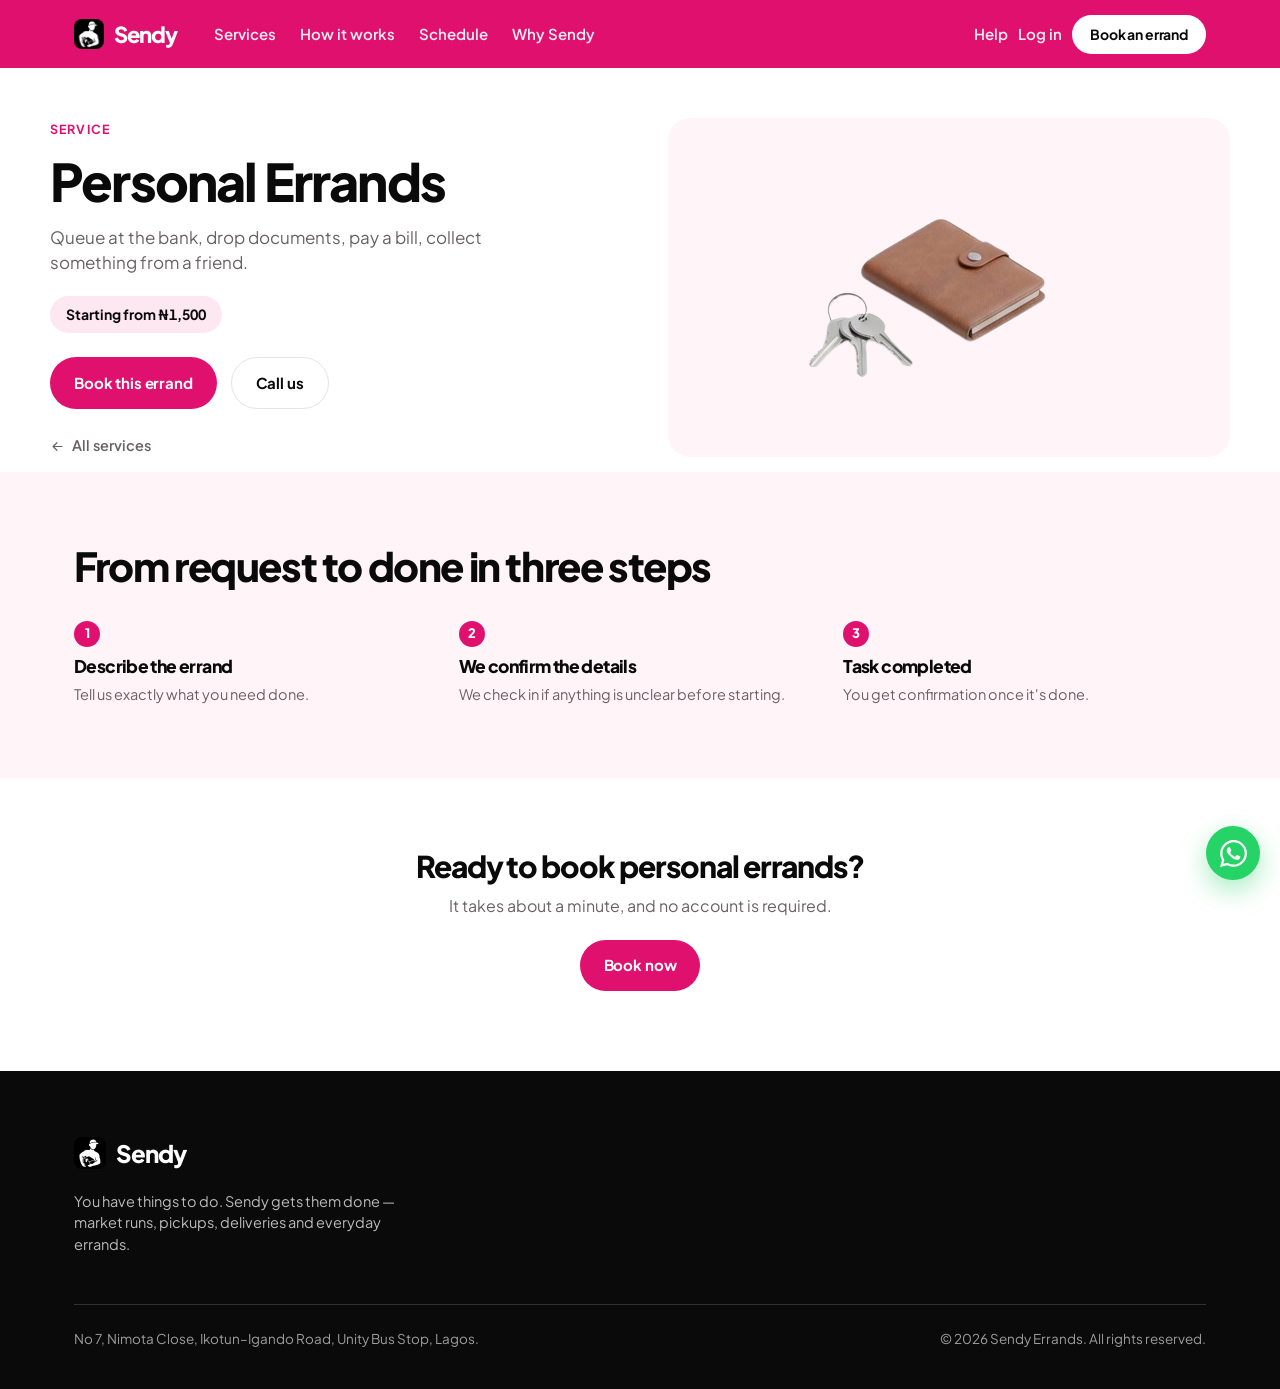
<file: public/services/personal-errands.html>
<!doctype html>
<html lang="en">
<head>
<meta charset="utf-8">
<meta name="viewport" content="width=device-width, initial-scale=1, viewport-fit=cover">

<title>Personal Errands | Sendy Errands</title>
<meta name="description" content="Queue at the bank, drop documents, pay a bill, collect something from a friend.">
<meta name="theme-color" content="#E0116E">

<link rel="icon" href="../img/logo-badge.png" type="image/png">
<link rel="preconnect" href="https://fonts.googleapis.com">
<link rel="preconnect" href="https://fonts.gstatic.com" crossorigin>
<link rel="stylesheet" href="https://fonts.googleapis.com/css2?family=Plus+Jakarta+Sans:wght@400;500;600;700;800&display=swap">
<link rel="stylesheet" href="../styles.css">
</head>
<body>

<a href="#main" class="skip">Skip to content</a>

<header class="nav">
  <div class="wrap nav__in">
    <a href="../index.html" class="nav__brand"><img src="../img/logo-badge.png" alt="">Sendy</a>
    <nav class="nav__links" aria-label="Primary">
      <a href="../index.html#services">Services</a>
      <a href="../index.html#how">How it works</a>
      <a href="../index.html#plan">Schedule</a>
      <a href="../index.html#why">Why Sendy</a>
    </nav>
    <div class="nav__right">
      <a href="tel:+2347047654376" class="nav__help">Help</a>
      <a href="../index.html#account" class="nav__help">Log in</a>
      <a href="https://wa.me/2347047654376?text=Personal%20Errands%20errand" target="_blank" rel="noopener" class="btn btn--white btn--sm">Book an errand</a>
      <button type="button" class="burger" id="burger" aria-label="Open menu" aria-expanded="false" aria-controls="mobile-nav"><span></span><span></span><span></span></button>
    </div>
  </div>
</header>

<div class="mobile-nav" id="mobile-nav" data-open="false">
  <a href="../index.html#services">Services</a>
  <a href="../index.html#how">How it works</a>
  <a href="../index.html#plan">Schedule</a>
  <a href="../index.html#why">Why Sendy</a>
  <a href="../index.html#account">Log in</a>
  <a href="https://wa.me/2347047654376?text=Personal%20Errands%20errand" target="_blank" rel="noopener" class="btn btn--white">Book an errand</a>
</div>

<main id="main">

  <section class="wrap svc-hero">
    <div>
      <span class="svc-hero__eyebrow">Service</span>
      <h1>Personal Errands</h1>
      <p class="svc-hero__lead">Queue at the bank, drop documents, pay a bill, collect something from a friend.</p>
      <span class="svc-hero__price">Starting from ₦1,500</span>
      <div class="svc-hero__actions">
        <a class="btn btn--pink" href="https://wa.me/2347047654376?text=I'd%20like%20to%20book%3A%20Personal%20Errands" target="_blank" rel="noopener">Book this errand</a>
        <a class="btn btn--ghost" href="tel:+2347047654376">Call us</a>
      </div>
      <a class="svc-back" href="../index.html#services">
        <svg width="15" height="15" viewBox="0 0 24 24" aria-hidden="true"><path d="M19 12H5M5 12l6-6M5 12l6 6" stroke="currentColor" stroke-width="1.9" fill="none" stroke-linecap="round" stroke-linejoin="round"/></svg>
        All services
      </a>
    </div>
    <div class="svc-hero__art">
      <img src="../img/services/personal-errands.png" alt="" loading="eager">
    </div>
  </section>

  <section class="sec sec--tint">
    <div class="wrap">
      <h2 class="sec__title">From request to done in three steps</h2>
      <div class="icards">
        <div class="icard">
          <span class="icard__n">1</span>
          <h3>Describe the errand</h3>
          <p>Tell us exactly what you need done.</p>
        </div>
        <div class="icard">
          <span class="icard__n">2</span>
          <h3>We confirm the details</h3>
          <p>We check in if anything is unclear before starting.</p>
        </div>
        <div class="icard">
          <span class="icard__n">3</span>
          <h3>Task completed</h3>
          <p>You get confirmation once it's done.</p>
        </div>
      </div>
    </div>
  </section>

  <section class="sec svc-cta">
    <div class="wrap">
      <h2>Ready to book personal errands?</h2>
      <p>It takes about a minute, and no account is required.</p>
      <a class="btn btn--pink" href="https://wa.me/2347047654376?text=I'd%20like%20to%20book%3A%20Personal%20Errands" target="_blank" rel="noopener">Book now</a>
    </div>
  </section>

</main>

<footer class="foot">
  <div class="wrap">
    <a href="../index.html" class="foot__brand"><img src="../img/logo-badge.png" alt="">Sendy</a>
    <p class="foot__about">You have things to do. Sendy gets them done — market runs, pickups, deliveries and everyday errands.</p>
    <div class="foot__base">
      <span>No 7, Nimota Close, Ikotun–Igando Road, Unity Bus Stop, Lagos.</span>
      <span>© 2026 Sendy Errands. All rights reserved.</span>
    </div>
  </div>
</footer>

<a class="wa" href="https://wa.me/2347047654376" target="_blank" rel="noopener" aria-label="Chat with Sendy on WhatsApp">
  <svg width="27" height="27" viewBox="0 0 24 24" aria-hidden="true"><path fill="currentColor" d="M17.47 14.38c-.3-.15-1.76-.87-2.03-.97-.27-.1-.47-.15-.67.15-.2.3-.77.97-.94 1.16-.17.2-.35.22-.64.08-.3-.15-1.26-.47-2.39-1.48-.88-.79-1.48-1.76-1.65-2.06-.17-.3-.02-.46.13-.6.13-.14.3-.35.45-.52.15-.18.2-.3.3-.5.1-.2.05-.37-.03-.52-.07-.15-.67-1.61-.91-2.2-.24-.58-.49-.5-.67-.51h-.57c-.2 0-.52.07-.8.37-.27.3-1.04 1.02-1.04 2.48 0 1.46 1.07 2.87 1.22 3.07.15.2 2.1 3.2 5.08 4.49.7.3 1.26.49 1.69.62.71.23 1.36.2 1.87.12.57-.09 1.76-.72 2-1.41.25-.7.25-1.29.18-1.42-.08-.12-.28-.2-.58-.34"/><path fill="currentColor" d="M12.05 21.79h-.01a9.87 9.87 0 0 1-5.03-1.38l-.36-.21-3.74.98 1-3.65-.24-.37a9.86 9.86 0 0 1-1.51-5.26C2.16 6.45 6.6 2.01 12.05 2.01c2.64 0 5.12 1.03 6.99 2.9a9.83 9.83 0 0 1 2.89 6.99c0 5.45-4.43 9.89-9.88 9.89m8.41-18.3A11.82 11.82 0 0 0 12.05.01C5.5.01.16 5.35.16 11.9c0 2.1.55 4.15 1.59 5.95L.06 24l6.3-1.65a11.88 11.88 0 0 0 5.69 1.45c6.55 0 11.89-5.34 11.89-11.9a11.82 11.82 0 0 0-3.48-8.41Z"/></svg>
</a>

<script>
(function () {
  var burger = document.getElementById('burger');
  var menu = document.getElementById('mobile-nav');
  if (!burger || !menu) return;
  function setOpen(open) {
    menu.setAttribute('data-open', open ? 'true' : 'false');
    burger.setAttribute('aria-expanded', open ? 'true' : 'false');
  }
  burger.addEventListener('click', function () { setOpen(menu.getAttribute('data-open') !== 'true'); });
  menu.addEventListener('click', function (e) { if (e.target.closest('a')) setOpen(false); });
  document.addEventListener('keydown', function (e) { if (e.key === 'Escape') setOpen(false); });
})();
</script>

</body>
</html>
</file>
<file: public/styles.css>
/* ==========================================================================
   SENDY ERRANDS — website redesign
   Structured so it can drop into the PHP site: this stylesheet goes to
   assets/css/, the header and footer map to includes/header.php and
   includes/footer.php, and each <section> maps to a block in the page body.
   ========================================================================== */

:root {
  /* Pink carries the structural weight, where the reference design uses black:
     the nav, the primary buttons, the emphasis. Text stays near-black — pink
     body copy at paragraph sizes is unreadable. */
  --pink:       #E0116E;
  --pink-deep:  #9C0B4E;
  --pink-tint:  #FDE7F0;
  --pink-wash:  #FFF5F9;

  --ink:        #0B0A0B;
  --paper:      #FFFFFF;
  --field:      #F2EFF0;
  --line:       #E8E2E5;
  --muted:      #6B6165;

  --r-field: 10px;
  --r-card:  16px;
  --r-panel: 22px;

  --wrap: 1180px;

  --font: 'Plus Jakarta Sans', -apple-system, BlinkMacSystemFont, 'Segoe UI', system-ui, sans-serif;
}

*, *::before, *::after { box-sizing: border-box; }

html { scroll-behavior: smooth; scroll-padding-top: 84px; }

body {
  margin: 0;
  background: var(--paper);
  color: var(--ink);
  font-family: var(--font);
  font-size: 16px;
  line-height: 1.5;
  -webkit-font-smoothing: antialiased;
  padding-left: env(safe-area-inset-left, 0px);
  padding-right: env(safe-area-inset-right, 0px);
  overflow-x: hidden;
}

img { max-width: 100%; height: auto; display: block; }
a { color: inherit; text-decoration: none; }
ul { margin: 0; padding: 0; list-style: none; }
button { font: inherit; cursor: pointer; }

h1, h2, h3, h4 {
  margin: 0;
  font-weight: 800;
  letter-spacing: -0.035em;
  line-height: 1.08;
  text-wrap: balance;
}

p { margin: 0; }

:focus-visible {
  outline: 3px solid var(--pink);
  outline-offset: 3px;
  border-radius: 6px;
}

@media (prefers-reduced-motion: reduce) {
  *, *::before, *::after {
    animation-duration: .001ms !important;
    transition-duration: .001ms !important;
    scroll-behavior: auto !important;
  }
}

.wrap { max-width: var(--wrap); margin: 0 auto; padding-inline: 24px; }

.skip { position: absolute; left: -9999px; }
.skip:focus {
  left: 16px; top: 16px; z-index: 200;
  background: #fff; color: var(--ink);
  padding: 12px 18px; border-radius: 10px; font-weight: 700;
}

/* ---------- buttons ---------- */
.btn {
  display: inline-flex;
  align-items: center;
  justify-content: center;
  gap: 8px;
  border: 0;
  border-radius: 999px;
  padding: 14px 24px;
  font-size: 15px;
  font-weight: 700;
  letter-spacing: -0.01em;
  white-space: nowrap;
  transition: background .18s ease, color .18s ease, border-color .18s ease;
}
.btn--pink  { background: var(--pink); color: #fff; }
.btn--pink:hover { background: var(--pink-deep); }
.btn--white { background: #fff; color: var(--ink); }
.btn--white:hover { background: #f1eced; }
.btn--dark  { background: var(--ink); color: #fff; }
.btn--dark:hover { background: #2a2528; }
.btn--ghost { background: transparent; color: var(--ink); border: 1.5px solid var(--line); }
.btn--ghost:hover { border-color: var(--ink); }
.btn--sm    { padding: 9px 18px; font-size: 14px; }
.btn--block { width: 100%; }

/* ---------- nav ---------- */
.nav {
  position: sticky;
  top: 0;
  z-index: 100;
  background: var(--pink);
  color: #fff;
  padding-top: env(safe-area-inset-top, 0px);
}
.nav__in {
  display: flex;
  align-items: center;
  gap: 28px;
  height: 68px;
}
.nav__brand {
  display: inline-flex;
  align-items: center;
  gap: 10px;
  font-size: 22px;
  font-weight: 800;
  letter-spacing: -0.04em;
  margin-right: 8px;
}
.nav__brand img {
  width: 30px; height: 30px;
  border-radius: 8px;
  background: #fff;
}
.nav__links { display: flex; gap: 24px; font-size: 15px; font-weight: 600; }
.nav__links a { opacity: .92; }
.nav__links a:hover { opacity: 1; text-decoration: underline; text-underline-offset: 4px; }
.nav__right { display: flex; align-items: center; gap: 10px; margin-left: auto; }
.nav__help { font-size: 15px; font-weight: 600; opacity: .92; }
.nav__help:hover { opacity: 1; }

.burger {
  display: none;
  width: 40px; height: 40px;
  border-radius: 10px;
  border: 1.5px solid rgba(255,255,255,.45);
  background: transparent;
  flex-direction: column;
  align-items: center;
  justify-content: center;
  gap: 4px;
}
.burger span { width: 16px; height: 1.8px; background: #fff; border-radius: 2px; }

.mobile-nav { display: none; background: var(--pink); color: #fff; padding: 4px 24px 20px; }
.mobile-nav[data-open="true"] { display: block; }
.mobile-nav a {
  display: block;
  padding: 13px 0;
  font-size: 16px;
  font-weight: 600;
  border-bottom: 1px solid rgba(255,255,255,.22);
}
.mobile-nav .btn { margin-top: 16px; width: 100%; }

@media (max-width: 960px) {
  .nav__links, .nav__help { display: none; }
  .burger { display: flex; }
}
@media (max-width: 520px) {
  .nav__right .btn { display: none; }
}

/* ---------- hero ---------- */
.hero { padding: 56px 0 72px; }
.hero__grid {
  display: grid;
  grid-template-columns: 1fr 1fr;
  gap: 64px;
  align-items: start;
}
.hero__place {
  display: inline-flex;
  align-items: center;
  gap: 8px;
  font-size: 14px;
  font-weight: 600;
  color: var(--muted);
  margin-bottom: 18px;
}
.hero__place svg { color: var(--ink); }
.hero__change {
  border: 0;
  background: none;
  padding: 0;
  font: inherit;
  font-weight: 600;
  color: var(--ink);
  text-decoration: underline;
  text-underline-offset: 3px;
}
.hero__change:hover { color: var(--pink); }
.hero__city-select {
  font: inherit;
  font-weight: 600;
  color: var(--ink);
  background: #fff;
  border: 1.5px solid var(--line);
  border-radius: 8px;
  padding: 5px 9px;
}
.hero h1 {
  font-size: clamp(38px, 5.4vw, 60px);
  max-width: 11ch;
}
.hero__lead {
  margin-top: 18px;
  font-size: 17px;
  color: var(--muted);
  max-width: 38ch;
}

/* The pickup/drop-off pair, joined by a line between the two markers — the
   errand has a start and an end, and the control should look like it. */
.route { margin-top: 26px; display: grid; gap: 2px; position: relative; }
.route__row {
  display: flex;
  align-items: center;
  gap: 14px;
  background: var(--field);
  border-radius: var(--r-field);
  padding: 0 16px;
}
.route__row:first-child { border-radius: var(--r-field) var(--r-field) 4px 4px; }
.route__row:last-child  { border-radius: 4px 4px var(--r-field) var(--r-field); }
.route__marker { flex: none; width: 10px; display: grid; place-items: center; }
.route__marker i {
  display: block; width: 9px; height: 9px;
  background: var(--ink);
}
.route__marker--start i { border-radius: 50%; }
.route__marker--end i   { border-radius: 2px; }
.route__row input {
  flex: 1;
  min-width: 0;
  border: 0;
  background: transparent;
  padding: 18px 0;
  font: inherit;
  font-size: 15.5px;
  color: var(--ink);
}
.route__row input::placeholder { color: #7d7276; }
.route__row input:focus { outline: none; }
.route__link {
  position: absolute;
  left: 20px; top: 28px;
  width: 1.5px; height: 24px;
  background: var(--ink);
  opacity: .45;
}
.route__locate { flex: none; color: var(--ink); background: none; border: 0; padding: 6px; display: grid; place-items: center; }

.hero__actions { display: flex; flex-wrap: wrap; align-items: center; gap: 18px; margin-top: 22px; }
.hero__note { font-size: 14.5px; font-weight: 600; text-decoration: underline; text-underline-offset: 3px; }

/* hero visual + the glass strip carried over from the reference: a floating
   prompt over the image, which is a genuinely good place for the one action
   the page most wants. */
.hero__visual { position: relative; border-radius: var(--r-panel); overflow: hidden; }
.hero__visual img { width: 100%; aspect-ratio: 4 / 3.35; object-fit: cover; object-position: center 22%; }
.glass {
  position: absolute;
  left: 16px; right: 16px; bottom: 16px;
  display: flex;
  align-items: center;
  justify-content: space-between;
  gap: 16px;
  padding: 14px 14px 14px 22px;
  border-radius: 16px;
  background: rgba(22,16,19,.42);
  backdrop-filter: blur(16px) saturate(140%);
  -webkit-backdrop-filter: blur(16px) saturate(140%);
  border: 1px solid rgba(255,255,255,.22);
}
.glass strong { color: #fff; font-size: 16.5px; font-weight: 700; letter-spacing: -0.02em; }

@media (max-width: 900px) {
  .hero { padding: 36px 0 52px; }
  .hero__grid { grid-template-columns: 1fr; gap: 36px; }
  .hero h1 { max-width: none; }
}

/* On a phone the hero photo is dropped entirely. Stacked, it pushes the one
   thing that matters — the pickup and drop-off fields — below the fold, and a
   decorative image is a poor trade for the page's primary action. The glass
   strip's call to action is already repeated in the nav and further down, so
   nothing is lost with it. */
@media (max-width: 760px) {
  .hero__visual { display: none; }
  .hero { padding-bottom: 36px; }
}

@media (max-width: 430px) {
  .glass { flex-direction: column; align-items: stretch; text-align: center; padding: 16px; }
}

/* ---------- section scaffolding ---------- */
.sec { padding: 72px 0; }
.sec--tint { background: var(--pink-wash); }
.sec__title { font-size: clamp(27px, 3.6vw, 40px); margin-bottom: 34px; }
.sec__lead { margin-top: 14px; color: var(--muted); font-size: 17px; max-width: 52ch; }

@media (max-width: 768px) { .sec { padding: 52px 0; } }

/* ---------- services ---------- */
.services {
  display: grid;
  grid-template-columns: repeat(auto-fit, minmax(248px, 1fr));
  gap: 20px;
}
.service {
  display: flex;
  flex-direction: column;
  background: var(--pink-wash);
  border-radius: var(--r-card);
  padding: 26px 24px 24px;
  transition: background .2s ease;
}
.service:hover { background: var(--pink-tint); }
.service__top { display: flex; align-items: flex-start; justify-content: space-between; gap: 12px; }
.service h3 { font-size: 19px; letter-spacing: -0.03em; }
.service p { margin-top: 8px; font-size: 14.5px; color: var(--muted); flex: 1; }
/* The illustration sits at a fixed box so seven images of different
   proportions still line up across the row. */
.service__art {
  flex: none;
  width: 92px; height: 78px;
  display: grid;
  place-items: center;
}
.service__art img { max-height: 78px; width: auto; }
.service__price {
  margin-top: 16px;
  font-size: 13px;
  font-weight: 700;
  color: var(--ink);
  font-variant-numeric: tabular-nums;
}
.service .btn { margin-top: 16px; align-self: flex-start; }

/* ---------- "plan ahead" banner ---------- */
.plan { display: grid; grid-template-columns: 1.62fr 1fr; gap: 24px; align-items: start; }
/* No padding on the grid itself — it applied to the art column too, which is
   what put a stubborn band of tint above the illustration. The copy column
   carries its own padding instead, so the art can sit flush to the panel. */
.plan__panel {
  position: relative;
  display: grid;
  /* Weighted to the copy: an even split squeezed the date and time fields onto
     separate rows, and the form is the point of the panel. */
  grid-template-columns: 1.15fr 0.85fr;
  gap: 20px;
  background: var(--pink-tint);
  border-radius: var(--r-panel);
  padding: 0;
  overflow: hidden;
  align-items: center;
}
/* Padding on all four sides. Previously the right and bottom were zero, which
   left the call to action pressed against the edge of the panel. */
.plan__copy { padding: 36px; }
.plan__tabs { display: flex; gap: 8px; margin-bottom: 22px; }
.plan__tab {
  border: 0;
  border-radius: 999px;
  padding: 9px 20px;
  font-size: 14px;
  font-weight: 700;
  background: rgba(255,255,255,.7);
  color: var(--ink);
}
.plan__tab[aria-selected="true"] { background: var(--pink); color: #fff; }
.plan__panel h2 { font-size: clamp(25px, 2.8vw, 34px); max-width: 15ch; }
.plan__panel p { margin-top: 12px; color: #6a5a61; font-size: 15.5px; max-width: 30ch; }
.plan__label { margin-top: 24px; font-size: 14px; font-weight: 700; }
.plan__fields { display: flex; gap: 12px; margin-top: 12px; flex-wrap: wrap; }
.plan__field { flex: 1; min-width: 132px; }
.plan__field span { display: block; font-size: 12px; color: #7d6b72; margin-bottom: 5px; }
.plan__field-in {
  display: flex; align-items: center; gap: 9px;
  background: #fff;
  border-radius: var(--r-field);
  padding: 12px 14px;
}
.plan__field-in svg { flex: none; color: var(--ink); }
.plan__field-in input {
  border: 0; background: transparent; font: inherit; font-size: 15px;
  width: 100%; min-width: 0; color: var(--ink);
}
.plan__field-in input:focus { outline: none; }
.plan__panel .btn { margin-top: 20px; }

/* A cut-out illustration sitting on the tint, with room around it — rather
   than a framed photo bled to the panel edge. Nothing to crop, so nothing to
   scale awkwardly against the border. */
.plan__art { align-self: center; display: grid; place-items: center; padding: 28px 36px 28px 0; }
.plan__art img { width: 100%; height: auto; max-height: 330px; object-fit: contain; }

.plan__side {
  border: 1px solid var(--line);
  border-radius: var(--r-panel);
  padding: 26px 24px;
}
.plan__side h3 { font-size: 19px; }
.plan__side ul { margin-top: 8px; }
.plan__side li {
  display: flex;
  gap: 14px;
  padding: 16px 0;
  border-bottom: 1px solid var(--line);
  font-size: 15px;
  color: var(--ink);
}
.plan__side li:last-of-type { border-bottom: 0; }
.plan__side li svg { flex: none; margin-top: 2px; color: var(--ink); }
.plan__terms { display: inline-block; margin-top: 8px; font-size: 14px; font-weight: 600; text-decoration: underline; text-underline-offset: 3px; }

@media (max-width: 1020px) {
  .plan { grid-template-columns: 1fr; }
}
@media (max-width: 720px) {
  .plan__panel { grid-template-columns: 1fr; }
  .plan__copy { padding: 28px 24px 26px; }
  /* Stacked, the art gets its own band rather than a column height to fill. */
  .plan__art { height: auto; }
  .plan__art img { max-height: 260px; }
}

/* ---------- account / log in block ---------- */
.account { display: grid; grid-template-columns: 1fr 1.05fr; gap: 56px; align-items: center; }
.account h2 { font-size: clamp(26px, 3.2vw, 38px); max-width: 14ch; }
.account p { margin-top: 16px; color: var(--muted); font-size: 16.5px; max-width: 40ch; }
.account__actions { display: flex; flex-wrap: wrap; align-items: center; gap: 18px; margin-top: 26px; }
.account__link { font-size: 15px; font-weight: 600; text-decoration: underline; text-underline-offset: 3px; }
.account__art {
  background: var(--pink-wash);
  border-radius: var(--r-panel);
  padding: 26px;
  display: grid;
  place-items: center;
}
.account__art img { max-height: 300px; width: auto; }
@media (max-width: 900px) {
  .account { grid-template-columns: 1fr; gap: 30px; }
  .account h2 { max-width: none; }
}

/* ---------- feature block ----------
   A framed scene on one side, the pitch on the other. Unlike the cut-out
   illustrations elsewhere, this one keeps its own background — it is a painted
   scene, and stripping it would leave a person floating with no desk. */
.feature { display: grid; grid-template-columns: 1fr 1fr; gap: 60px; align-items: center; }
.feature__art { border-radius: var(--r-card); overflow: hidden; background: var(--pink-wash); }
.feature__art img { width: 100%; height: auto; display: block; }
.feature h2 { font-size: clamp(26px, 3.2vw, 38px); max-width: 15ch; }
.feature p { margin-top: 16px; color: var(--muted); font-size: 16.5px; max-width: 42ch; }
.feature__actions { display: flex; flex-wrap: wrap; align-items: center; gap: 18px; margin-top: 26px; }
.feature__link { font-size: 15px; font-weight: 600; text-decoration: underline; text-underline-offset: 3px; }
.feature__link:hover { color: var(--pink); }
@media (max-width: 900px) {
  .feature { grid-template-columns: 1fr; gap: 30px; }
  .feature h2 { max-width: none; }
}

/* ---------- steps / trust: illustration cards ----------
   One shared card so the two sections read as the same system — an image
   plate on the tint, then heading, then copy. */
.icards { display: grid; grid-template-columns: repeat(auto-fit, minmax(235px, 1fr)); gap: 22px; }
.icard { display: flex; flex-direction: column; }
.icard__plate {
  background: var(--pink-wash);
  border-radius: var(--r-card);
  height: 168px;
  display: grid;
  place-items: center;
  padding: 16px;
  margin-bottom: 18px;
}
.sec--tint .icard__plate { background: #fff; }
.icard__plate img { max-height: 136px; width: auto; }
.icard__n {
  display: inline-grid; place-items: center;
  width: 26px; height: 26px;
  border-radius: 50%;
  background: var(--pink);
  color: #fff;
  font-size: 13px; font-weight: 800;
  margin-bottom: 10px;
}
.icard h3 { font-size: 17.5px; }
.icard p { margin-top: 8px; font-size: 14.5px; color: var(--muted); }

/* ---------- service detail page ---------- */
.svc-hero { display: grid; grid-template-columns: 1fr 1fr; gap: 56px; align-items: center; padding: 48px 0 12px; }
.svc-hero__eyebrow {
  display: inline-block;
  font-size: 12.5px; font-weight: 700; letter-spacing: .09em; text-transform: uppercase;
  color: var(--pink);
  margin-bottom: 14px;
}
.svc-hero h1 { font-size: clamp(34px, 4.6vw, 52px); }
.svc-hero__lead { margin-top: 16px; font-size: 17px; color: var(--muted); max-width: 40ch; }
.svc-hero__price {
  display: inline-block;
  margin-top: 20px;
  background: var(--pink-tint);
  color: var(--ink);
  border-radius: 999px;
  padding: 8px 16px;
  font-size: 14px; font-weight: 700;
  font-variant-numeric: tabular-nums;
}
.svc-hero__actions { display: flex; flex-wrap: wrap; gap: 14px; margin-top: 24px; }
.svc-hero__art {
  background: var(--pink-wash);
  border-radius: var(--r-panel);
  padding: 30px;
  display: grid; place-items: center;
}
.svc-hero__art img { max-height: 320px; width: auto; }
@media (max-width: 900px) {
  .svc-hero { grid-template-columns: 1fr; gap: 32px; padding-top: 28px; }
}

.svc-back {
  display: inline-flex; align-items: center; gap: 7px;
  margin-top: 26px;
  font-size: 14.5px; font-weight: 600; color: var(--muted);
}
.svc-back:hover { color: var(--ink); }

.svc-cta { text-align: center; }
.svc-cta h2 { font-size: clamp(23px, 2.6vw, 30px); }
.svc-cta p { margin: 12px auto 22px; color: var(--muted); max-width: 42ch; }

/* ---------- footer ---------- */
.foot { background: var(--ink); color: #fff; padding: 64px 0 40px; margin-top: 8px; }
.foot__brand { display: inline-flex; align-items: center; gap: 10px; font-size: 24px; font-weight: 800; letter-spacing: -0.04em; }
.foot__brand img { width: 32px; height: 32px; border-radius: 8px; background: #fff; }
.foot__grid { display: grid; grid-template-columns: 1.4fr repeat(3, 1fr); gap: 40px; margin-top: 36px; }
.foot h4 { font-size: 15px; margin-bottom: 16px; }
.foot li { margin-bottom: 11px; }
.foot li a, .foot li span { font-size: 14.5px; color: rgba(255,255,255,.72); }
.foot li a:hover { color: #fff; }
.foot__about { margin-top: 16px; font-size: 14.5px; color: rgba(255,255,255,.72); max-width: 30ch; }
.foot__socials { display: flex; gap: 10px; margin-top: 20px; }
.foot__socials a {
  width: 38px; height: 38px;
  border-radius: 50%;
  border: 1px solid rgba(255,255,255,.28);
  display: grid; place-items: center;
  color: #fff;
}
.foot__socials a:hover { background: var(--pink); border-color: var(--pink); }
.foot__base {
  margin-top: 48px; padding-top: 24px;
  border-top: 1px solid rgba(255,255,255,.16);
  display: flex; flex-wrap: wrap; gap: 12px 26px; justify-content: space-between;
  font-size: 13.5px; color: rgba(255,255,255,.6);
}
@media (max-width: 860px) { .foot__grid { grid-template-columns: 1fr 1fr; } }
@media (max-width: 470px) { .foot__grid { grid-template-columns: 1fr; } }

/* ---------- app ---------- */
.app { display: grid; grid-template-columns: 1fr 1fr; gap: 56px; align-items: center; }
.app h2 { font-size: clamp(26px, 3.2vw, 38px); max-width: 16ch; }
.app p { margin-top: 16px; color: var(--muted); font-size: 16.5px; max-width: 42ch; }
.app__list { display: grid; gap: 13px; margin-top: 26px; }
.app__list li { display: flex; align-items: flex-start; gap: 11px; font-size: 15.5px; }
.app__list svg { flex: none; margin-top: 3px; color: var(--pink); }
.app__stores { display: flex; flex-wrap: wrap; gap: 12px; margin-top: 28px; }
/* Not links. The apps are not published, and a button that looks live but goes
   nowhere is worse than a label that tells the truth. */
.store-tag {
  display: inline-flex; align-items: center; gap: 10px;
  border: 1.5px dashed var(--line);
  border-radius: 12px;
  padding: 11px 17px;
  color: var(--muted);
}
.store-tag svg { flex: none; }
.store-tag small { display: block; font-size: 10.5px; letter-spacing: .07em; text-transform: uppercase; }
.store-tag b { font-size: 14.5px; color: var(--ink); }
.app__art {
  background: var(--pink-wash);
  border-radius: var(--r-panel);
  display: grid; place-items: end center;
  overflow: hidden;
  min-height: 380px;
}
.app__art img { max-height: 420px; width: auto; }
@media (max-width: 900px) {
  .app { grid-template-columns: 1fr; gap: 32px; }
  .app h2 { max-width: none; }
  .app__art { min-height: 300px; }
  .app__art img { max-height: 320px; }
}

/* ---------- customer stories ---------- */
.stories { display: grid; grid-template-columns: repeat(auto-fit, minmax(270px, 1fr)); gap: 22px; }
.story {
  background: #fff;
  border: 1px solid var(--line);
  border-radius: var(--r-card);
  padding: 26px 24px;
  display: flex;
  flex-direction: column;
}
.sec--tint .story { border-color: transparent; }
.story__stars { color: var(--pink); font-size: 14px; letter-spacing: .12em; }
.story blockquote { margin: 14px 0 0; font-size: 16px; line-height: 1.55; flex: 1; }
.story__who { display: flex; align-items: center; gap: 12px; margin-top: 20px; }
.story__who b { font-size: 14.5px; }
.story__who span { display: block; font-size: 12.5px; color: var(--muted); }
.story__av {
  width: 42px; height: 42px;
  border-radius: 50%;
  object-fit: cover;
  flex: none;
  background: var(--pink-tint);
}

/* ---------- faq ---------- */
.faq { max-width: 780px; margin: 0 auto; }
.faq details { border-bottom: 1px solid var(--line); }
.faq summary {
  display: flex; align-items: center; justify-content: space-between; gap: 18px;
  padding: 20px 2px;
  cursor: pointer;
  font-size: 17px; font-weight: 700; letter-spacing: -0.02em;
  list-style: none;
}
.faq summary::-webkit-details-marker { display: none; }
.faq summary::after {
  content: "";
  flex: none;
  width: 11px; height: 11px;
  border-right: 2px solid var(--pink);
  border-bottom: 2px solid var(--pink);
  transform: rotate(45deg) translate(-2px, -2px);
  transition: transform .18s ease;
}
.faq details[open] summary::after { transform: rotate(225deg) translate(-3px, -3px); }
.faq details p { padding: 0 2px 22px; font-size: 15.5px; color: var(--muted); max-width: 62ch; }

/* ---------- booking flow ---------- */
.book-head { padding: 44px 0 8px; }
.book-head h1 { font-size: clamp(32px, 4.2vw, 46px); }
.book-head p { margin-top: 14px; color: var(--muted); font-size: 17px; max-width: 46ch; }

.book-grid { display: grid; grid-template-columns: 1fr 350px; gap: 40px; align-items: start; padding-bottom: 20px; }

.book-step { padding: 30px 0; border-top: 1px solid var(--line); }
.book-step:first-of-type { border-top: 0; padding-top: 18px; }
.book-step__head { display: flex; align-items: center; gap: 12px; margin-bottom: 18px; }
.book-step__n {
  width: 27px; height: 27px; flex: none;
  border-radius: 50%;
  background: var(--pink);
  color: #fff;
  display: grid; place-items: center;
  font-size: 13px; font-weight: 800;
}
.book-step h2 { font-size: 20px; }
.book-step__hint { margin-top: -8px; margin-bottom: 16px; font-size: 14.5px; color: var(--muted); }

/* service picker */
.pick { display: grid; grid-template-columns: repeat(auto-fit, minmax(160px, 1fr)); gap: 10px; }
.pick label {
  position: relative;
  display: flex; align-items: center; gap: 11px;
  background: var(--pink-wash);
  border: 2px solid transparent;
  border-radius: 12px;
  padding: 12px 14px;
  cursor: pointer;
  font-size: 14.5px; font-weight: 600;
  transition: border-color .15s ease, background .15s ease;
}
.pick label:hover { background: var(--pink-tint); }
.pick input { position: absolute; opacity: 0; pointer-events: none; }
.pick input:checked + .pick__in { }
.pick label:has(input:checked) { border-color: var(--pink); background: #fff; }
.pick label:has(input:focus-visible) { outline: 3px solid var(--pink); outline-offset: 2px; }
.pick img { width: 34px; height: 30px; object-fit: contain; flex: none; }

/* fields */
.frow { display: grid; grid-template-columns: 1fr 1fr; gap: 14px; }
.fld { display: block; }
.fld > span { display: block; font-size: 13px; font-weight: 700; margin-bottom: 6px; }
.fld input, .fld textarea, .fld select {
  width: 100%;
  border: 1.5px solid var(--line);
  border-radius: var(--r-field);
  background: #fff;
  padding: 13px 14px;
  font: inherit;
  font-size: 15.5px;
  color: var(--ink);
}
.fld textarea { min-height: 96px; resize: vertical; }
.fld input:focus, .fld textarea:focus, .fld select:focus { outline: none; border-color: var(--pink); }
.fld + .fld, .frow + .fld, .fld + .frow, .frow + .frow { margin-top: 14px; }
.fld__note { margin-top: 6px; font-size: 12.5px; color: var(--muted); }

/* summary */
.summary {
  position: sticky;
  top: 88px;
  border: 1px solid var(--line);
  border-radius: var(--r-panel);
  padding: 24px;
  background: #fff;
}
.summary h3 { font-size: 18px; }
.summary dl { margin: 16px 0 0; display: grid; gap: 12px; }
.summary .row { display: flex; justify-content: space-between; gap: 14px; font-size: 14.5px; }
.summary dt { color: var(--muted); flex: none; }
.summary dd { margin: 0; font-weight: 600; text-align: right; word-break: break-word; }
.summary__total {
  margin-top: 18px; padding-top: 16px;
  border-top: 1px solid var(--line);
  display: flex; justify-content: space-between; align-items: baseline;
}
.summary__total b { font-size: 19px; font-variant-numeric: tabular-nums; }
.summary .btn { margin-top: 18px; }
.summary__fine { margin-top: 12px; font-size: 12.5px; color: var(--muted); }

.book-done {
  display: none;
  background: var(--pink-tint);
  border-radius: var(--r-card);
  padding: 20px 22px;
  margin-top: 18px;
}
.book-done[data-shown="true"] { display: block; }
.book-done b { display: block; font-size: 16px; margin-bottom: 5px; }
.book-done p { font-size: 14.5px; color: #6a5a61; }

@media (max-width: 940px) {
  .book-grid { grid-template-columns: 1fr; }
  .summary { position: static; }
}
@media (max-width: 560px) {
  .frow { grid-template-columns: 1fr; }
}

/* ---------- whatsapp float ---------- */
.wa {
  position: fixed;
  right: 20px;
  bottom: calc(20px + env(safe-area-inset-bottom, 0px));
  z-index: 120;
  width: 54px; height: 54px;
  border-radius: 50%;
  background: #25D366;
  color: #fff;
  display: grid; place-items: center;
  box-shadow: 0 10px 26px rgba(37,211,102,.4);
}
.wa:hover { transform: scale(1.06); }
</file>
